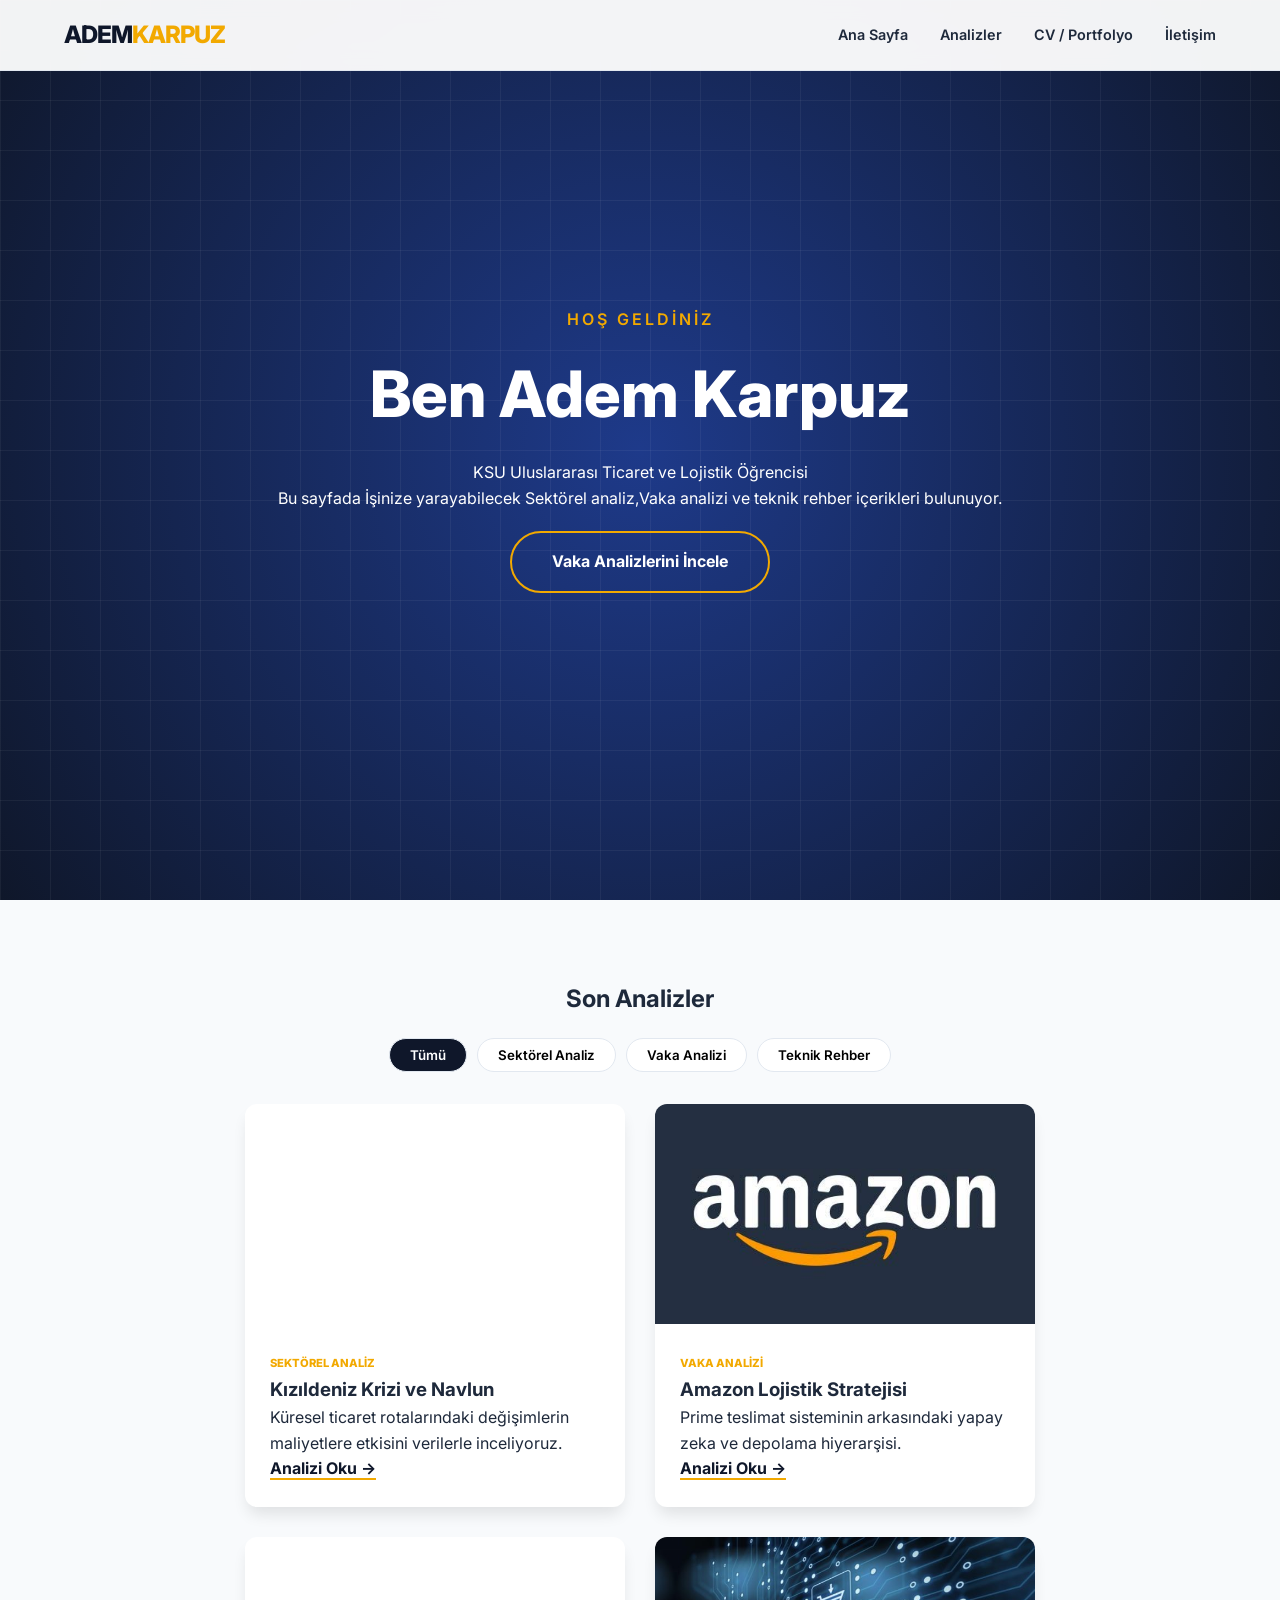
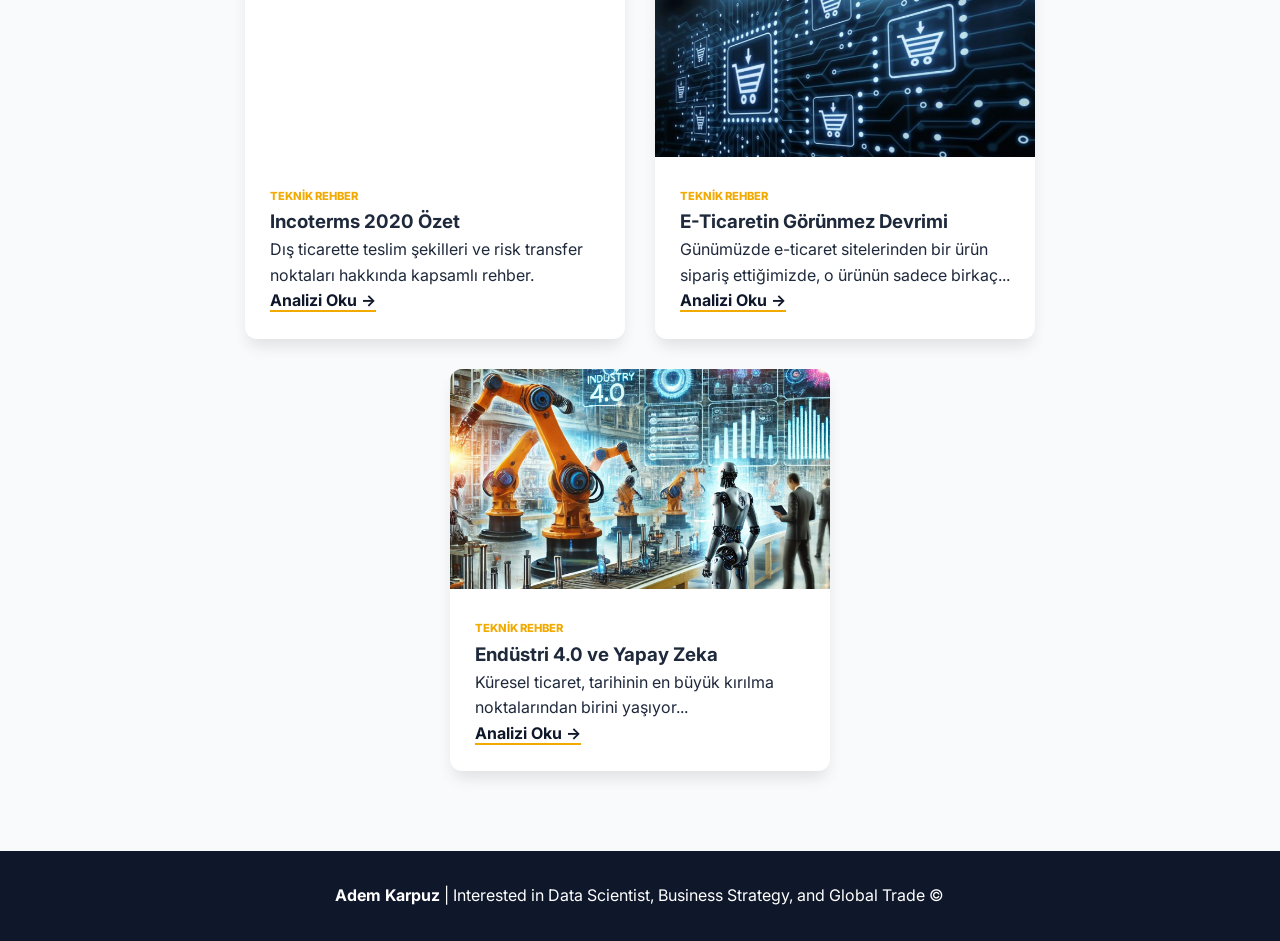
<file: index.html>
<!DOCTYPE html>
<html lang="tr">
<head>
    <meta charset="UTF-8">
    <meta name="viewport" content="width=device-width, initial-scale=1.0">
    <title>Adem Karpuz - Portfolyo & Blog</title>
    <link href="https://fonts.googleapis.com/css2?family=Inter:wght@300;400;600;800&display=swap" rel="stylesheet">
    <link rel="stylesheet" href="style.css">
</head>
<body>

    <nav>
        <div class="container">
            <a href="#" class="logo">ADEM<span>KARPUZ</span></a>
            <ul class="nav-links">
                <li><a href="#">Ana Sayfa</a></li>
                <li><a href="#blog">Analizler</a></li>
                <li><a href="cv.html">CV / Portfolyo</a></li>
                <li><a href="iletisim.html">İletişim</a></li>
            </ul>
        </div>
    </nav>

    <header class="hero">
        <div class="hero-content">
            <p class="welcome-tag">HOŞ GELDİNİZ</p>
            <h1>Ben Adem Karpuz</h1>
            <p>KSU Uluslararası Ticaret ve Lojistik Öğrencisi</p>
            <p>Bu sayfada İşinize yarayabilecek Sektörel analiz,Vaka analizi ve teknik rehber içerikleri bulunuyor.</p>
            <a href="#blog" class="cta-btn">Vaka Analizlerini İncele</a>
        </div>
    </header>

    <section class="container" id="blog">
        <div class="category-filter">
            <h2>Son Analizler</h2>
            <div class="filter-buttons">
                <button class="filter-btn active" data-filter="all">Tümü</button>
                <button class="filter-btn" data-filter="sektorel">Sektörel Analiz</button>
                <button class="filter-btn" data-filter="vaka">Vaka Analizi</button>
                <button class="filter-btn" data-filter="teknik">Teknik Rehber</button>
            </div>
        </div>
    </section>

    <section class="container post-section">
        <div class="post-grid" id="postGrid">
            
            <article class="post-card" data-category="sektorel">
                <div class="post-img" style="background-image: url('https://images.unsplash.com/photo-1586528116311-ad8dd3c8310d?auto=format&fit=crop&w=500&q=80');"></div>
                <div class="post-body">
                    <span class="tag">Sektörel Analiz</span>
                    <h3>Kızıldeniz Krizi ve Navlun</h3>
                    <p>Küresel ticaret rotalarındaki değişimlerin maliyetlere etkisini verilerle inceliyoruz.</p>
                    <a href="kizildeniz_krizi.html" class="read-more">Analizi Oku →</a>
                </div>
            </article>

            <article class="post-card" data-category="vaka">
                <div class="post-img" style="background-image: url(amazon.jpg);"></div>
                <div class="post-body">
                    <span class="tag">Vaka Analizi</span>
                    <h3>Amazon Lojistik Stratejisi</h3>
                    <p>Prime teslimat sisteminin arkasındaki yapay zeka ve depolama hiyerarşisi.</p>
                    <a href="amazon_lojistik_strateji.html" class="read-more">Analizi Oku →</a>
                </div>
            </article>

            <article class="post-card" data-category="teknik">
                <div class="post-img" style="background-image: url('https://images.unsplash.com/photo-1578575437130-527eed3abbec?auto=format&fit=crop&w=500&q=80');"></div>
                <div class="post-body">
                    <span class="tag">Teknik Rehber</span>
                    <h3>Incoterms 2020 Özet</h3>
                    <p>Dış ticarette teslim şekilleri ve risk transfer noktaları hakkında kapsamlı rehber.</p>
                    <a href="incoterms_2020.html" class="read-more">Analizi Oku →</a>
                </div>
            </article>

            <article class="post-card" data-category="teknik">
                <div class="post-img" style="background-image: url('eticaret.jpeg');"></div>
                <div class="post-body">
                    <span class="tag">Teknik Rehber</span>
                    <h3>E-Ticaretin Görünmez Devrimi</h3>
                    <p>Günümüzde e-ticaret sitelerinden bir ürün sipariş ettiğimizde, o ürünün sadece birkaç...</p>
                    <a href="eticaret.html" class="read-more">Analizi Oku →</a>
                </div>
            </article>

            <article class="post-card" data-category="teknik">
                <div class="post-img" style="background-image: url('endustriyapayzeka.png');"></div>
                <div class="post-body">
                    <span class="tag">Teknik Rehber</span>
                    <h3>Endüstri 4.0 ve Yapay Zeka</h3>
                    <p>Küresel ticaret, tarihinin en büyük kırılma noktalarından birini yaşıyor...</p>
                    <a href="endüstri_4_yapay_zeka.html" class="read-more">Analizi Oku →</a>
                </div>
            </article>
        </div>
    </section>

    <footer>
        <div class="container">
            <p><strong>Adem Karpuz</strong> | Interested in Data Scientist, Business Strategy, and Global Trade &copy; </p>
        </div>
    </footer>

    <script src="script.js"></script>
</body>
</html>
</file>
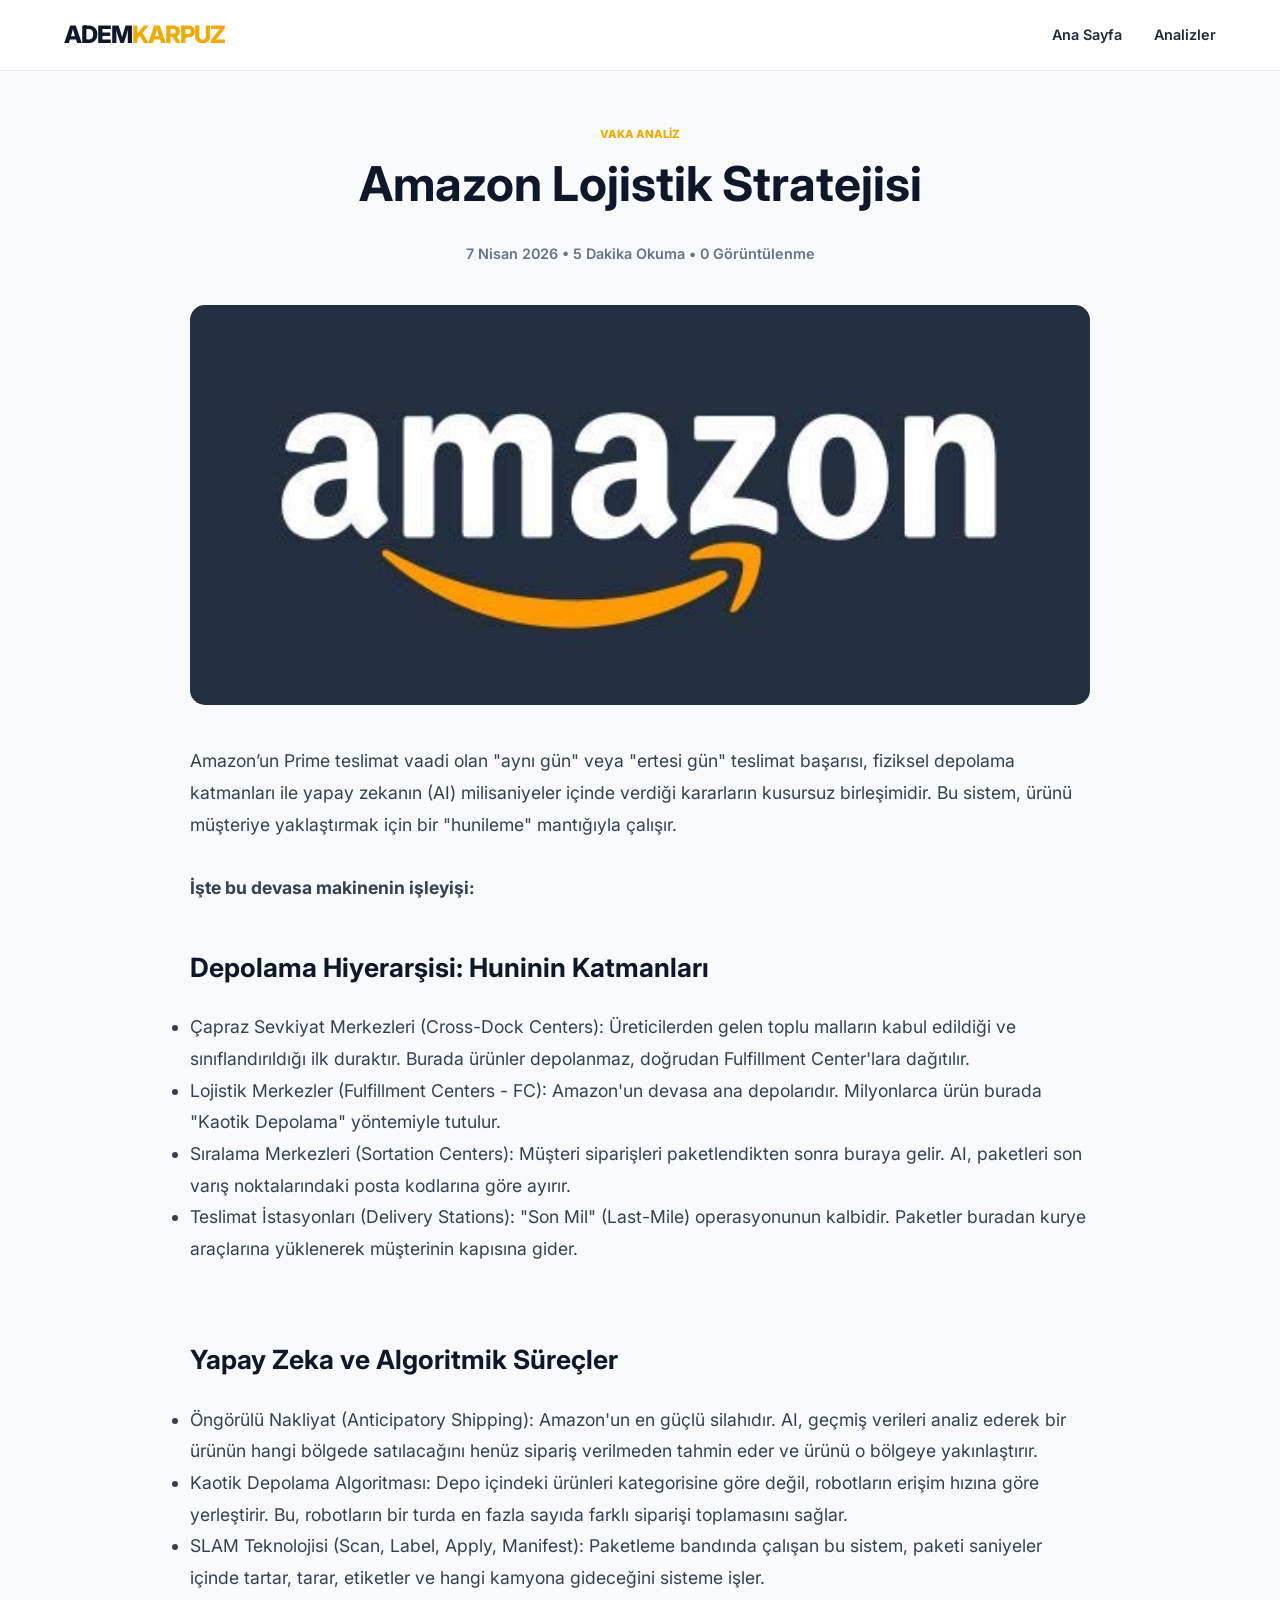
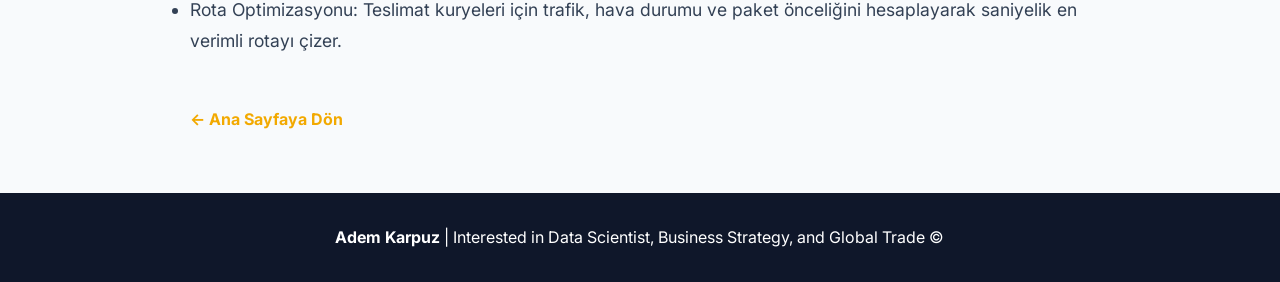
<file: amazon_lojistik_strateji.html>
<!DOCTYPE html>
<html lang="tr">
<head>
    <meta charset="UTF-8">
    <meta name="viewport" content="width=device-width, initial-scale=1.0">
    <title>Amazon Lojistik Stratejisi | ADEMKARPUZ</title>
    <link href="https://fonts.googleapis.com/css2?family=Inter:wght@300;400;600;800&display=swap" rel="stylesheet">
    <link rel="stylesheet" href="style.css"> <style>
        .post-content-area { padding: 120px 0 60px; max-width: 900px; margin: 0 auto; }
        .post-header { margin-bottom: 40px; text-align: center; }
        .post-header h1 { font-size: 3rem; color: var(--primary); margin-bottom: 20px; }
        .meta-info { color: var(--text-muted); font-weight: 600; font-size: 0.9rem; }
        .main-article { font-size: 1.1rem; line-height: 1.8; color: #334155; }
        .main-article h2 { margin: 40px 0 20px; color: var(--primary); }
        .back-btn { display: inline-block; margin-top: 50px; text-decoration: none; color: var(--accent); font-weight: 700; }
        .featured-image { width: 100%; height: 400px; border-radius: 15px; background-size: cover; background-position: center; margin-bottom: 40px; }
    </style>
</head>
<body>

    <nav>
        <div class="container">
            <a href="index.html" class="logo">ADEM<span>KARPUZ</span></a>
            <ul class="nav-links">
                <li><a href="index.html">Ana Sayfa</a></li>
                <li><a href="index.html#blog">Analizler</a></li>
            </ul>
        </div>
    </nav>

    <article class="container post-content-area">
        <div class="post-header">
            <span class="tag">Vaka Analiz</span>
            <h1>Amazon Lojistik Stratejisi</h1>
            <div class="meta-info">
                 7 Nisan 2026 • 5 Dakika Okuma • <i class="fas fa-eye"></i> <span id="view-count">0</span> Görüntülenme
            </div>
        </div>

        <div class="featured-image" style="background-image: url('amazon.jpg');"></div>

        <div class="main-article">
            <p>Amazon’un Prime teslimat vaadi olan "aynı gün" veya "ertesi gün" teslimat başarısı, fiziksel depolama katmanları ile yapay zekanın (AI) milisaniyeler içinde verdiği kararların kusursuz birleşimidir. Bu sistem, ürünü müşteriye yaklaştırmak için bir "hunileme" mantığıyla çalışır.</p>            
            <br>
            <strong>İşte bu devasa makinenin işleyişi:</strong>
            <h2>Depolama Hiyerarşisi: Huninin Katmanları</h2>
            <ul>
                <li>Çapraz Sevkiyat Merkezleri (Cross-Dock Centers): Üreticilerden gelen toplu malların kabul edildiği ve sınıflandırıldığı ilk duraktır. Burada ürünler depolanmaz, doğrudan Fulfillment Center'lara dağıtılır.</li>
                <li>Lojistik Merkezler (Fulfillment Centers - FC): Amazon'un devasa ana depolarıdır. Milyonlarca ürün burada "Kaotik Depolama" yöntemiyle tutulur.</li>
                <li>Sıralama Merkezleri (Sortation Centers): Müşteri siparişleri paketlendikten sonra buraya gelir. AI, paketleri son varış noktalarındaki posta kodlarına göre ayırır.</li>
                <li>Teslimat İstasyonları (Delivery Stations): "Son Mil" (Last-Mile) operasyonunun kalbidir. Paketler buradan kurye araçlarına yüklenerek müşterinin kapısına gider.</li>
            </ul>
            <br>
            <h2>
                Yapay Zeka ve Algoritmik Süreçler
            </h2>
            <ul>
                <li>Öngörülü Nakliyat (Anticipatory Shipping): Amazon'un en güçlü silahıdır. AI, geçmiş verileri analiz ederek bir ürünün hangi bölgede satılacağını henüz sipariş verilmeden tahmin eder ve ürünü o bölgeye yakınlaştırır.</li>
                <li>Kaotik Depolama Algoritması: Depo içindeki ürünleri kategorisine göre değil, robotların erişim hızına göre yerleştirir. Bu, robotların bir turda en fazla sayıda farklı siparişi toplamasını sağlar.</li>
                <li>SLAM Teknolojisi (Scan, Label, Apply, Manifest): Paketleme bandında çalışan bu sistem, paketi saniyeler içinde tartar, tarar, etiketler ve hangi kamyona gideceğini sisteme işler.</li>
                <li>Rota Optimizasyonu: Teslimat kuryeleri için trafik, hava durumu ve paket önceliğini hesaplayarak saniyelik en verimli rotayı çizer.</li>
            </ul>          
            <blockquote>
            </blockquote>
        </div>

        <a href="index.html" class="back-btn">← Ana Sayfaya Dön</a>
    </article>

    <footer>
        <div class="container">
            <p><strong>Adem Karpuz</strong> | Interested in Data Scientist, Business Strategy, and Global Trade &copy; </p>
        </div>
    </footer>

</body>
</html>
</file>
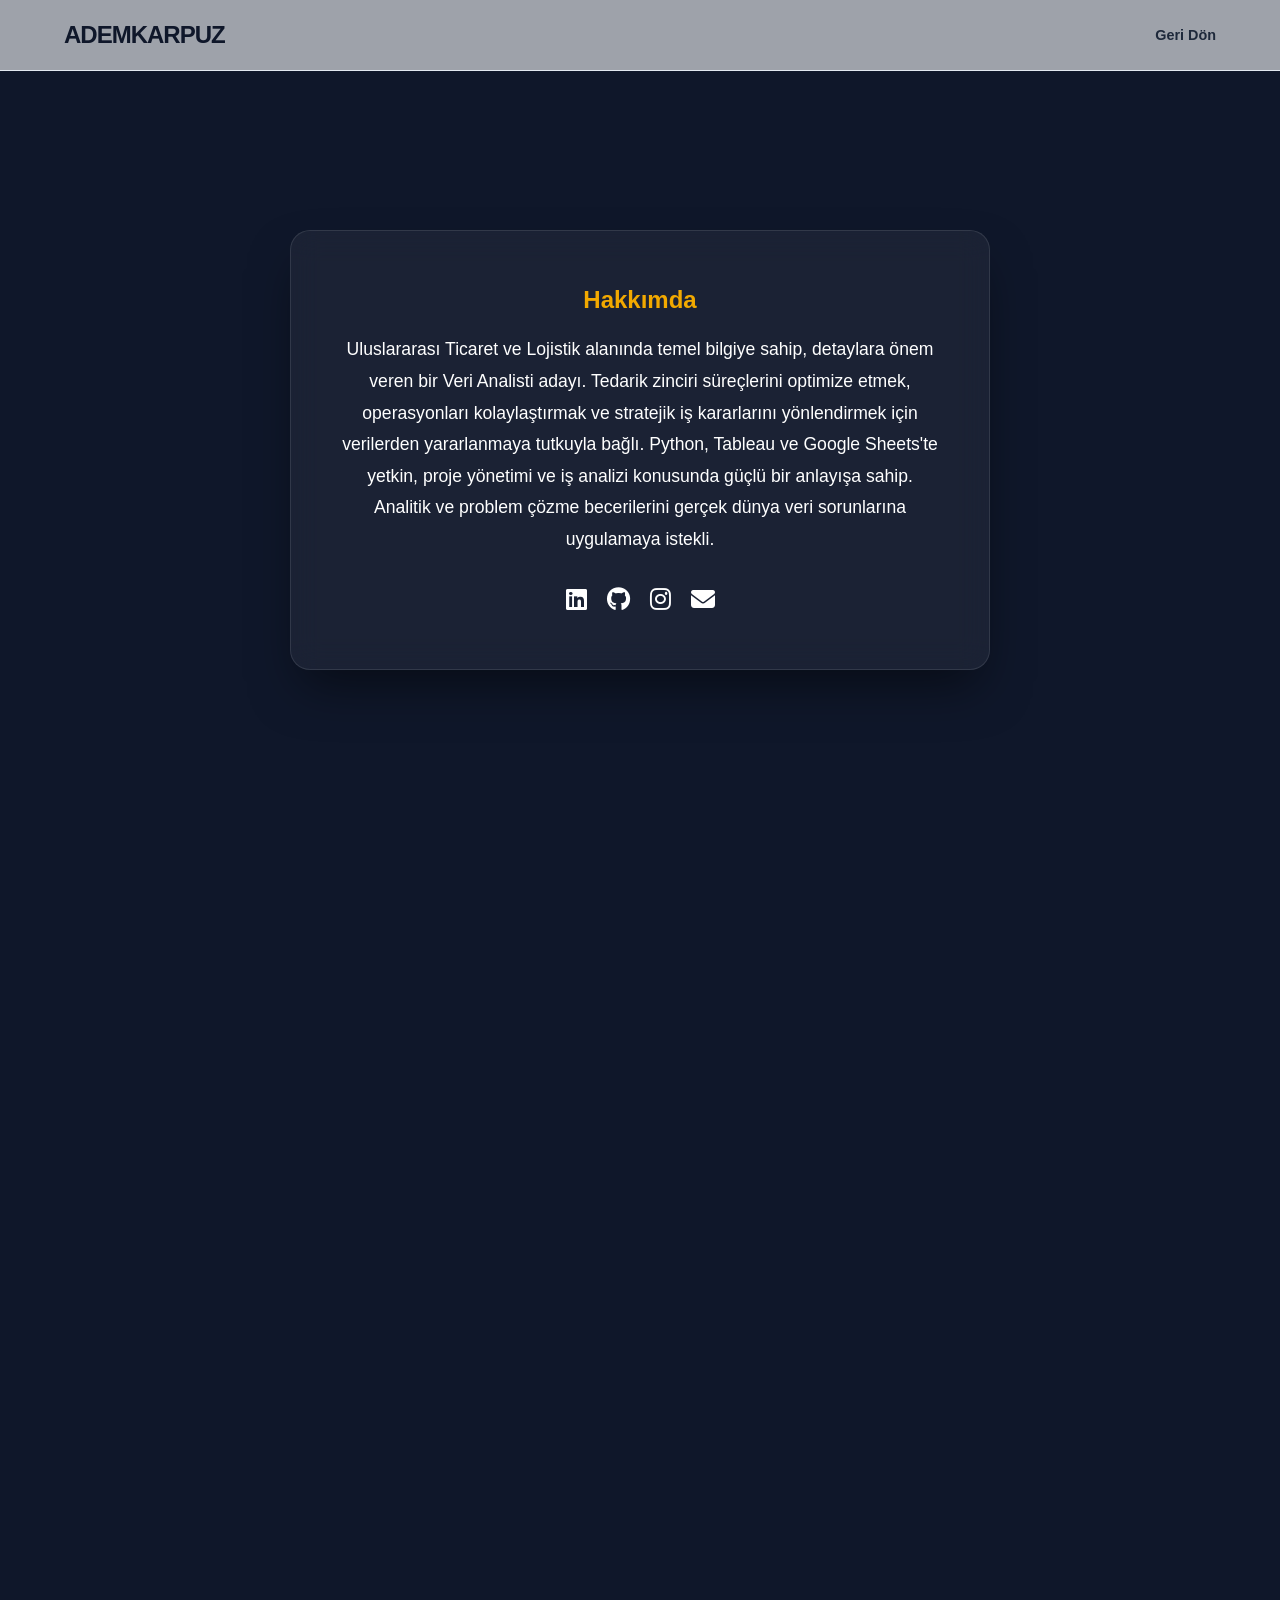
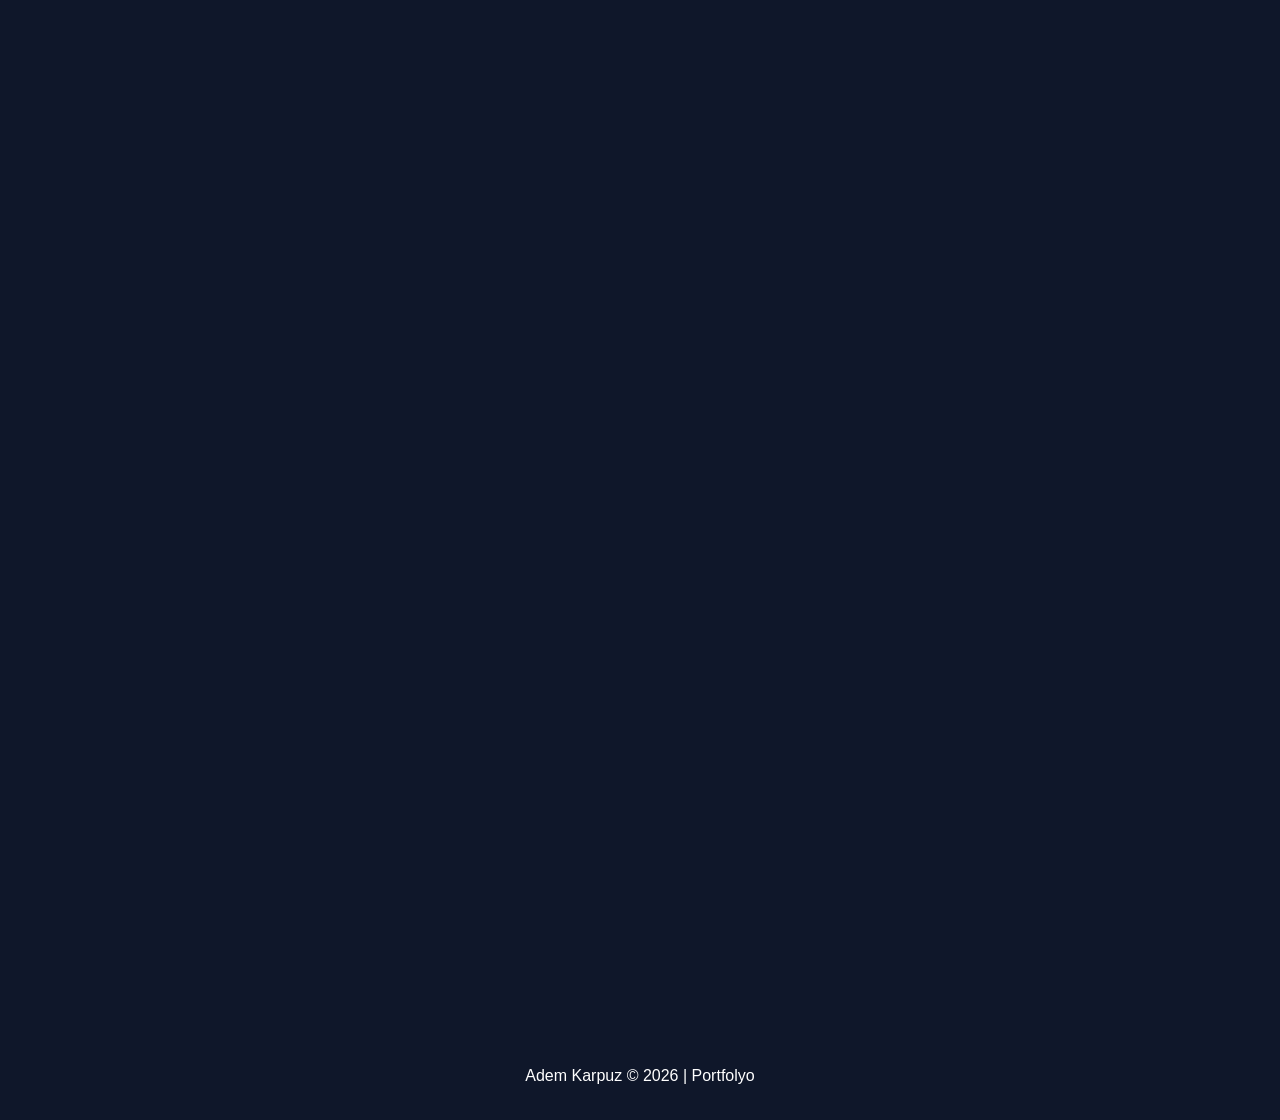
<file: cv.html>
<!DOCTYPE html>
<html lang="tr">
<head>
    <meta charset="UTF-8">
    <meta name="viewport" content="width=device-width, initial-scale=1.0">
    <title>CV & Portfolyo | Adem Karpuz</title>
    <link href="https://unpkg.com/aos@2.3.1/dist/aos.css" rel="stylesheet">
    <link rel="stylesheet" href="https://cdnjs.cloudflare.com/ajax/libs/font-awesome/6.4.0/css/all.min.css">
    <link rel="stylesheet" href="style.css">
    <style>
        /* CV Sayfasına Özel Ek Stiller */
        body { background: #0f172a; color: white; overflow-x: hidden; }
        
        .cv-hero {
            height: 100vh;
            display: flex;
            justify-content: center;
            align-items: center;
            perspective: 1000px;
        }

        /* Haraketli Hakkımda Kutusu */
        .about-box {
            background: rgba(255, 255, 255, 0.05);
            backdrop-filter: blur(15px);
            padding: 50px;
            border-radius: 20px;
            border: 1px solid rgba(255, 255, 255, 0.1);
            text-align: center;
            max-width: 700px;
            animation: slowFloat 8s infinite ease-in-out; /* Sağa sola yavaş hareket */
            box-shadow: 0 25px 50px -12px rgba(0, 0, 0, 0.5);
        }

        @keyframes slowFloat {
            0%, 100% { transform: translateX(0) translateY(0); }
            25% { transform: translateX(20px) translateY(-10px); }
            75% { transform: translateX(-20px) translateY(10px); }
        }

        .social-icons {
            margin-top: 25px;
            display: flex;
            justify-content: center;
            gap: 20px;
        }

        .social-icons a {
            color: white;
            font-size: 1.5rem;
            transition: 0.3s;
        }

        .social-icons a:hover { color: var(--accent); transform: translateY(-5px); }

        /* Sertifika ve Yetenekler Alanı */
        .cv-section { padding: 100px 0; }
        .grid-layout {
            display: grid;
            grid-template-columns: repeat(auto-fit, minmax(500px, 1fr));
            gap: 30px;
            margin-top: 40px;
        }

        .skill-tag {
            background: var(--accent);
            color: var(--primary);
            padding: 8px 15px;
            border-radius: 50px;
            font-weight: 700;
            display: inline-block;
            margin: 5px;
        }
    </style>
</head>
<body>

    <nav style="background: rgba(175, 178, 184, 0.9);">
        <div class="container">
            <a href="index.html" class="logo">ADEMKARPUZ<span></span></a>
            <ul class="nav-links">
                <li><a href="index.html">Geri Dön</a></li>
            </ul>
        </div>
    </nav>

    <section class="cv-hero">
        <div class="about-box">
            <h2 style="color: var(--accent); margin-bottom: 15px;">Hakkımda</h2>
            <p style="font-size: 1.1rem; line-height: 1.8;">
                Uluslararası Ticaret ve Lojistik alanında temel bilgiye sahip, detaylara önem veren bir Veri Analisti adayı. Tedarik zinciri süreçlerini optimize etmek, operasyonları kolaylaştırmak ve stratejik iş kararlarını yönlendirmek için verilerden yararlanmaya tutkuyla bağlı. Python, Tableau ve Google Sheets'te yetkin, proje yönetimi ve iş analizi konusunda güçlü bir anlayışa sahip. Analitik ve problem çözme becerilerini gerçek dünya veri sorunlarına uygulamaya istekli.
            </p>
            <div class="social-icons">
                <a href="https://www.linkedin.com/in/ademkzj/"><i class="fab fa-linkedin"></i></a>
                <a href="https://github.com/Ademnj"><i class="fab fa-github"></i></a>
                <a href="https://www.instagram.com/ademkzj/"><i class="fab fa-instagram"></i></a>
                <a href="#"><i class="fas fa-envelope"></i></a>
            </div>
        </div>
    </section>
    <section class="container cv-section">
        <h2 data-aos="fade-up">Eğitim</h2>
        <div class="grid-layout">
            <div class="post-card" style="background: #1e293b;" data-aos="zoom-in-up">
                <div class="post-body">
                    <h3 style="color:white">Kahramanmaraş Sütçü İmam Üniversitesi&nbsp;&nbsp;&nbsp;&nbsp;&nbsp;&nbsp;&nbsp;&nbsp;&nbsp;&nbsp;&nbsp;&nbsp;&nbsp;&nbsp;&nbsp;&nbsp;&nbsp;&nbsp;&nbsp;&nbsp;&nbsp;&nbsp;&nbsp;&nbsp;&nbsp;&nbsp;&nbsp;&nbsp;&nbsp;&nbsp;&nbsp;&nbsp;&nbsp;&nbsp;&nbsp;&nbsp;&nbsp;&nbsp;&nbsp;&nbsp;&nbsp;&nbsp;&nbsp;&nbsp;&nbsp;&nbsp;&nbsp;&nbsp;&nbsp;&nbsp;&nbsp;&nbsp;&nbsp;&nbsp;&nbsp;&nbsp;&nbsp;&nbsp;&nbsp;&nbsp;&nbsp;&nbsp;&nbsp;&nbsp;&nbsp;&nbsp;&nbsp;&nbsp;&nbsp;&nbsp;&nbsp;&nbsp;&nbsp;&nbsp;&nbsp;&nbsp;&nbsp;&nbsp;&nbsp;&nbsp;&nbsp;&nbsp;&nbsp;&nbsp;&nbsp;&nbsp;&nbsp;&nbsp;&nbsp;&nbsp;&nbsp;&nbsp;&nbsp;&nbsp;&nbsp;&nbsp;&nbsp;&nbsp;&nbsp;&nbsp;&nbsp;&nbsp;&nbsp;&nbsp;&nbsp;&nbsp;&nbsp;&nbsp;&nbsp;&nbsp;&nbsp;&nbsp;&nbsp;&nbsp;&nbsp;&nbsp;&nbsp;&nbsp;&nbsp;&nbsp;&nbsp;&nbsp;&nbsp;&nbsp;&nbsp;&nbsp;&nbsp;&nbsp;&nbsp;&nbsp;&nbsp;&nbsp;&nbsp;&nbsp;2022 - Devam Ediyor</h3>
                    <p>Uluslararası Ticaret Ve Lojistik</p>
                </div>
            </div>
        </div>
    </section>
    <section class="container cv-section">
        <h2 data-aos="fade-up">Sertifikalar</h2>
        <div class="grid-layout">
            <div class="post-card" style="background: #1e293b;" data-aos="zoom-in-up">
                <div class="post-body">
                    <h3 style="color:white">Career Essentials in Data Analysis</h3>
                    <p>Microsoft</p>
                    <div class="skill-tag">Veri Analizi</div>

                </div>
            </div>
            <div class="post-card" style="background: #1e293b;" data-aos="zoom-in-up" data-aos-delay="200">
                <div class="post-body">
                    <h3 style="color:white">Business Analysis & Process Management</h3>
                    <p>Coursera</p>
                    <div class="skill-tag">İş Analizi</div><div class="skill-tag">Süreç Yönetimi</div>


                </div>
            </div>
            <div class="post-card" style="background: #1e293b;" data-aos="zoom-in-up">
                <div class="post-body">
                    <h3 style="color:white">Business Analysis Foundations</h3>
                    <p>International Institute of Business Analysis™ (IIBA®)</p>
                    <div class="skill-tag">İş Analizi</div>
                </div>
            </div>
            <div class="post-card" style="background: #1e293b;" data-aos="zoom-in-up">
                <div class="post-body">
                    <h3 style="color:white">Project Management Foundations</h3>
                    <p>LinkedIn</p>
                    <div class="skill-tag">Proje Yönetimi</div>
                </div>
            </div>
            <div class="post-card" style="background: #1e293b;" data-aos="zoom-in-up">
                <div class="post-body">
                    <h3 style="color:white">Basics of Project Management</h3>
                    <p>International Business Management Institute (IBMI)</p>
                    <div class="skill-tag">Proje Yönetimi</div>
                </div>
            </div>
            <div class="post-card" style="background: #1e293b;" data-aos="zoom-in-up">
                <div class="post-body">
                    <h3 style="color:white">PCAP – Programming Essentials in Python</h3>
                    <p>Cisco Networking Academy</p>
                    <div class="skill-tag">Python (Programlama Dili)</div>
                </div>
            </div>
            <div class="post-card" style="background: #1e293b;" data-aos="zoom-in-up">
                <div class="post-body">
                    <h3 style="color:white">Girişimcilikte Sunum Teknikleri ve İletişim Yönetimi</h3>
                    <p>BTK Akademi</p>
                </div>
            </div>
        </div>
    </section>

    <section class="container cv-section">
        <h2 data-aos="fade-right">Teknik Yetenekler</h2>
        <div style="margin-top:30px;" data-aos="fade-left">
            <div class="skill-tag">SQL</div>
            <div class="skill-tag">Python (Programlama Dili)</div>
            <div class="skill-tag">İleri Excel</div>
            <div class="skill-tag">Tableau / PowerBI</div>
            <div class="skill-tag">Google Sheets</div>
            <div class="skill-tag">İngilizce (A2)</div>
            <div class="skill-tag">Proje Yönetimi</div>
            <div class="skill-tag">Temel (HTML-CSS)</div>

            <div class="skill-tag">C (Programlama Dili)</div>
        </div>
    </section>

    <footer>
        <div class="container">
            <p>Adem Karpuz &copy; 2026 | Portfolyo</p>
        </div>
    </footer>

    <script src="https://unpkg.com/aos@2.3.1/dist/aos.js"></script>
    <script>
        // AOS kütüphanesini başlatıyoruz
        AOS.init({
            duration: 1000, // Animasyon süresi (1 saniye)
            once: false,    // Yukarı kaydırınca tekrar çalışsın mı?
            offset: 200     // Görünmeden ne kadar önce başlasın
        });
    </script>
</body>
</html>
</file>
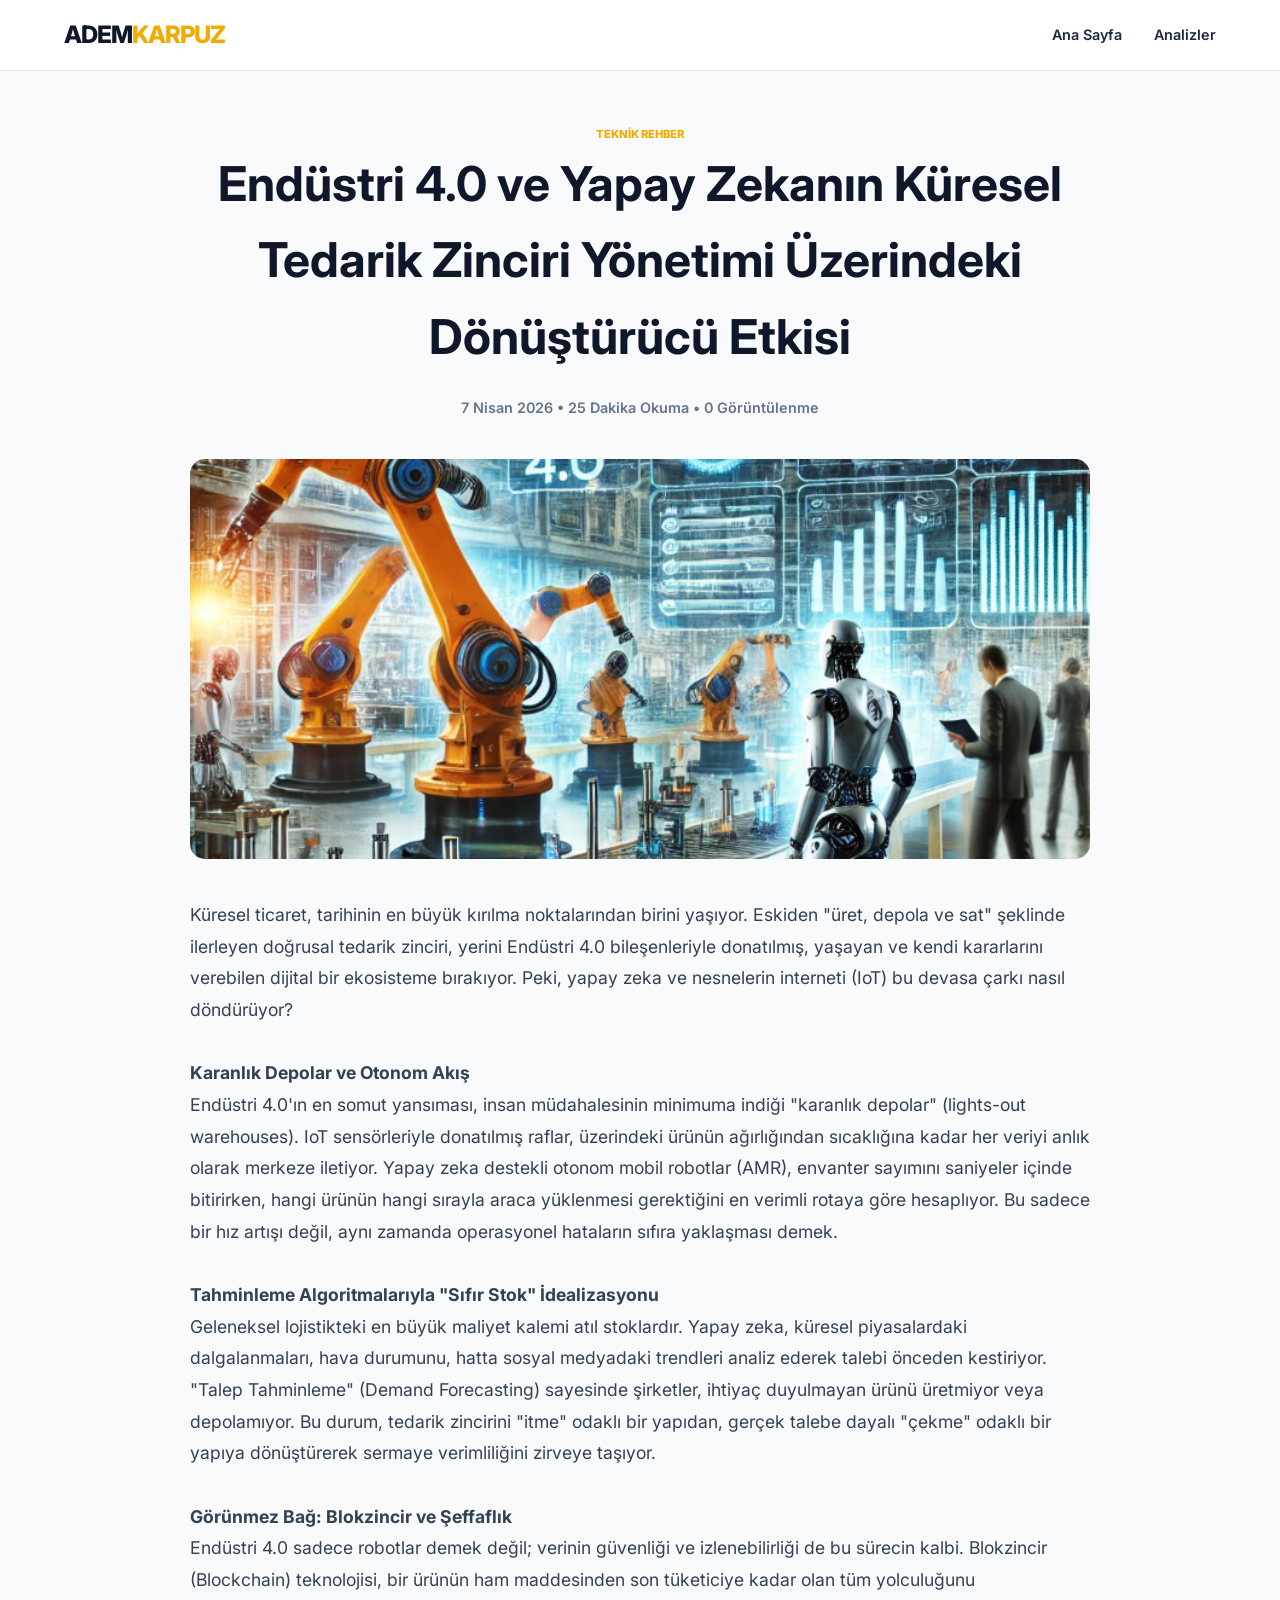
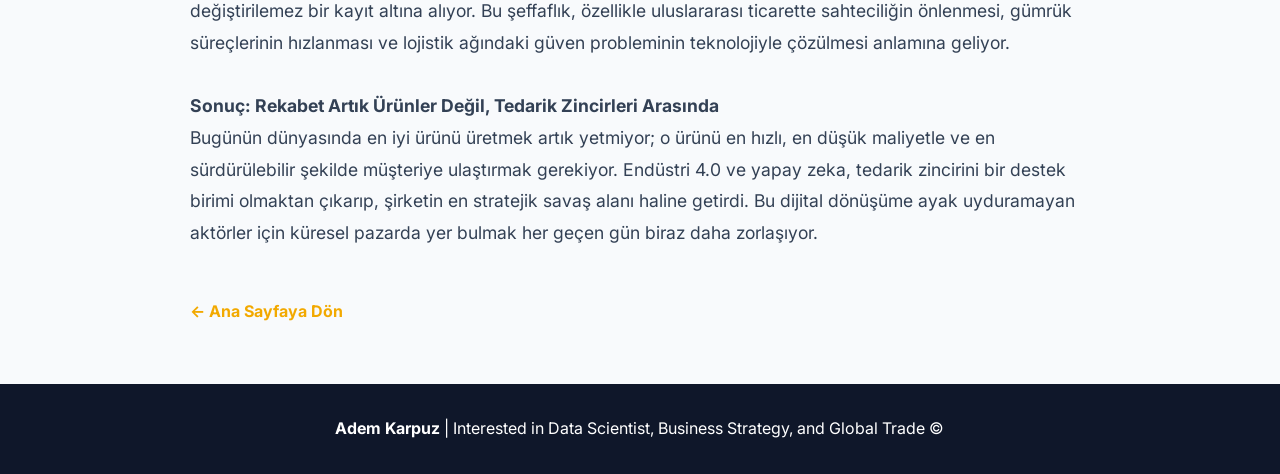
<file: endüstri_4_yapay_zeka.html>
<!DOCTYPE html>
<html lang="tr">
<head>
    <meta charset="UTF-8">
    <meta name="viewport" content="width=device-width, initial-scale=1.0">
    <title>Endüstri 4.0 ve Yapay Zeka | ADEMKARPUZ</title>
    <link href="https://fonts.googleapis.com/css2?family=Inter:wght@300;400;600;800&display=swap" rel="stylesheet">
    <link rel="stylesheet" href="style.css"> <style>
        .post-content-area { padding: 120px 0 60px; max-width: 900px; margin: 0 auto; }
        .post-header { margin-bottom: 40px; text-align: center; }
        .post-header h1 { font-size: 3rem; color: var(--primary); margin-bottom: 20px; }
        .meta-info { color: var(--text-muted); font-weight: 600; font-size: 0.9rem; }
        .main-article { font-size: 1.1rem; line-height: 1.8; color: #334155; }
        .main-article h2 { margin: 40px 0 20px; color: var(--primary); }
        .back-btn { display: inline-block; margin-top: 50px; text-decoration: none; color: var(--accent); font-weight: 700; }
        .featured-image { width: 100%; height: 400px; border-radius: 15px; background-size: cover; background-position: center; margin-bottom: 40px; }
    </style>
</head>
<body>

    <nav>
        <div class="container">
            <a href="index.html" class="logo">ADEM<span>KARPUZ</span></a>
            <ul class="nav-links">
                <li><a href="index.html">Ana Sayfa</a></li>
                <li><a href="index.html#blog">Analizler</a></li>
            </ul>
        </div>
    </nav>

    <article class="container post-content-area">
        <div class="post-header">
            <span class="tag">Teknik Rehber</span>
            <h1>Endüstri 4.0 ve Yapay Zekanın Küresel Tedarik Zinciri Yönetimi Üzerindeki Dönüştürücü Etkisi</h1>
            <div class="meta-info">
                 7 Nisan 2026 • 25 Dakika Okuma • <i class="fas fa-eye"></i> <span id="view-count">0</span> Görüntülenme
            </div>
        </div>

        <div class="featured-image" style="background-image: url('endustriyapayzeka.png');"></div>

        <div class="main-article">
            <p>
Küresel ticaret, tarihinin en büyük kırılma noktalarından birini yaşıyor. Eskiden "üret, depola ve sat" şeklinde ilerleyen doğrusal tedarik zinciri, yerini Endüstri 4.0 bileşenleriyle donatılmış, yaşayan ve kendi kararlarını verebilen dijital bir ekosisteme bırakıyor. Peki, yapay zeka ve nesnelerin interneti (IoT) bu devasa çarkı nasıl döndürüyor?</p>            <br>
            <strong>Karanlık Depolar ve Otonom Akış</strong>
            <br>
            <p>Endüstri 4.0'ın en somut yansıması, insan müdahalesinin minimuma indiği "karanlık depolar" (lights-out warehouses). IoT sensörleriyle donatılmış raflar, üzerindeki ürünün ağırlığından sıcaklığına kadar her veriyi anlık olarak merkeze iletiyor. Yapay zeka destekli otonom mobil robotlar (AMR), envanter sayımını saniyeler içinde bitirirken, hangi ürünün hangi sırayla araca yüklenmesi gerektiğini en verimli rotaya göre hesaplıyor. Bu sadece bir hız artışı değil, aynı zamanda operasyonel hataların sıfıra yaklaşması demek.</p>
            <br>
            <strong>Tahminleme Algoritmalarıyla "Sıfır Stok" İdealizasyonu</strong>
            <p>Geleneksel lojistikteki en büyük maliyet kalemi atıl stoklardır. Yapay zeka, küresel piyasalardaki dalgalanmaları, hava durumunu, hatta sosyal medyadaki trendleri analiz ederek talebi önceden kestiriyor. "Talep Tahminleme" (Demand Forecasting) sayesinde şirketler, ihtiyaç duyulmayan ürünü üretmiyor veya depolamıyor. Bu durum, tedarik zincirini "itme" odaklı bir yapıdan, gerçek talebe dayalı "çekme" odaklı bir yapıya dönüştürerek sermaye verimliliğini zirveye taşıyor.</p>
            <br>
            <strong>Görünmez Bağ: Blokzincir ve Şeffaflık</strong>
            <p>Endüstri 4.0 sadece robotlar demek değil; verinin güvenliği ve izlenebilirliği de bu sürecin kalbi. Blokzincir (Blockchain) teknolojisi, bir ürünün ham maddesinden son tüketiciye kadar olan tüm yolculuğunu değiştirilemez bir kayıt altına alıyor. Bu şeffaflık, özellikle uluslararası ticarette sahteciliğin önlenmesi, gümrük süreçlerinin hızlanması ve lojistik ağındaki güven probleminin teknolojiyle çözülmesi anlamına geliyor.</p>
            <br>
            <strong>Sonuç: Rekabet Artık Ürünler Değil, Tedarik Zincirleri Arasında</strong>
            <p>Bugünün dünyasında en iyi ürünü üretmek artık yetmiyor; o ürünü en hızlı, en düşük maliyetle ve en sürdürülebilir şekilde müşteriye ulaştırmak gerekiyor. Endüstri 4.0 ve yapay zeka, tedarik zincirini bir destek birimi olmaktan çıkarıp, şirketin en stratejik savaş alanı haline getirdi. Bu dijital dönüşüme ayak uyduramayan aktörler için küresel pazarda yer bulmak her geçen gün biraz daha zorlaşıyor.</p>
        </div>

        <a href="index.html" class="back-btn">← Ana Sayfaya Dön</a>
    </article>

    <footer>
        <div class="container">
            <p><strong>Adem Karpuz</strong> | Interested in Data Scientist, Business Strategy, and Global Trade &copy; </p>
        </div>
    </footer>

</body>
</html>
</file>
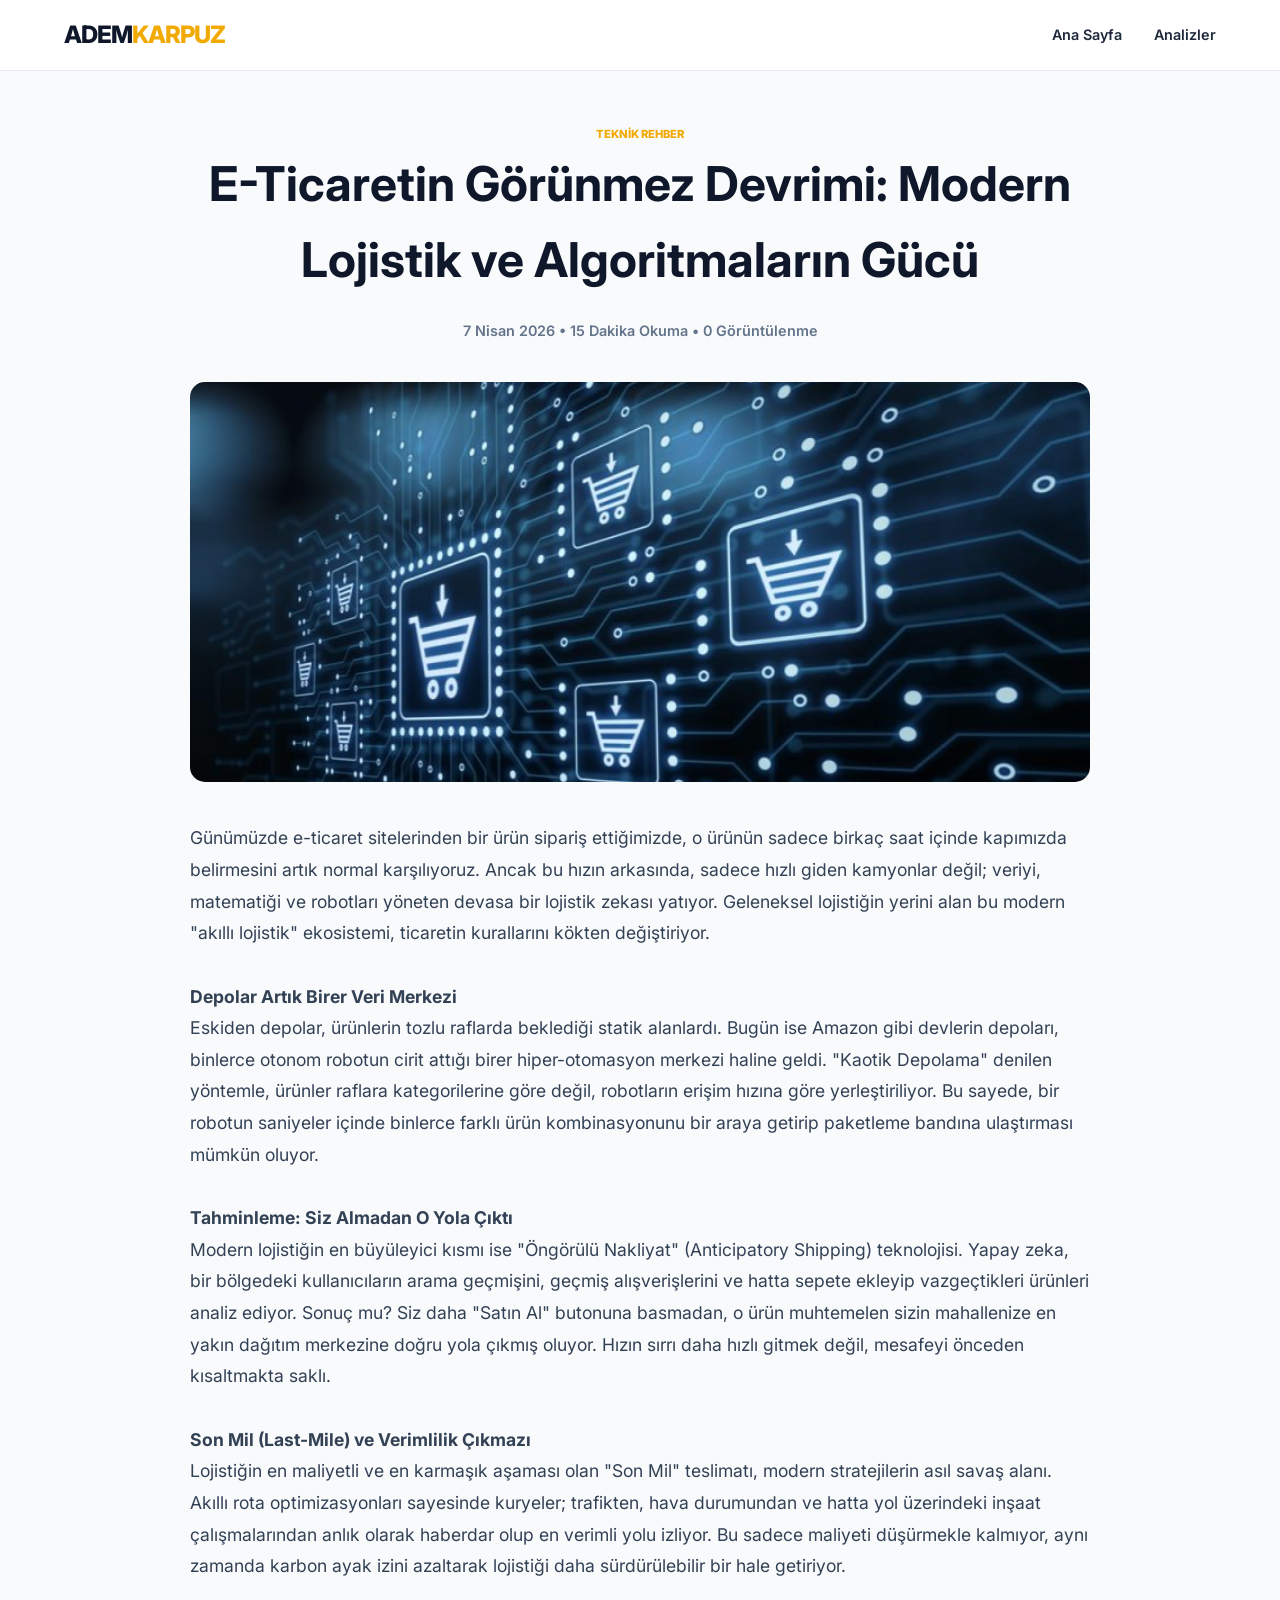
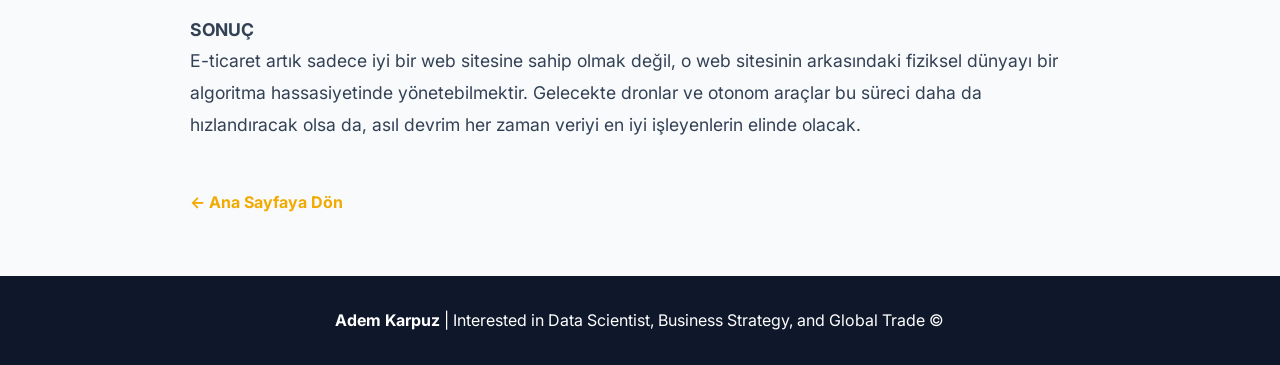
<file: eticaret.html>
<!DOCTYPE html>
<html lang="tr">
<head>
    <meta charset="UTF-8">
    <meta name="viewport" content="width=device-width, initial-scale=1.0">
    <title>Kızıldeniz Krizi Analizi | ADEMKARPUZ</title>
    <link href="https://fonts.googleapis.com/css2?family=Inter:wght@300;400;600;800&display=swap" rel="stylesheet">
    <link rel="stylesheet" href="style.css"> <style>
        .post-content-area { padding: 120px 0 60px; max-width: 900px; margin: 0 auto; }
        .post-header { margin-bottom: 40px; text-align: center; }
        .post-header h1 { font-size: 3rem; color: var(--primary); margin-bottom: 20px; }
        .meta-info { color: var(--text-muted); font-weight: 600; font-size: 0.9rem; }
        .main-article { font-size: 1.1rem; line-height: 1.8; color: #334155; }
        .main-article h2 { margin: 40px 0 20px; color: var(--primary); }
        .back-btn { display: inline-block; margin-top: 50px; text-decoration: none; color: var(--accent); font-weight: 700; }
        .featured-image { width: 100%; height: 400px; border-radius: 15px; background-size: cover; background-position: center; margin-bottom: 40px; }
    </style>
</head>
<body>

    <nav>
        <div class="container">
            <a href="index.html" class="logo">ADEM<span>KARPUZ</span></a>
            <ul class="nav-links">
                <li><a href="index.html">Ana Sayfa</a></li>
                <li><a href="index.html#blog">Analizler</a></li>
            </ul>
        </div>
    </nav>

    <article class="container post-content-area">
        <div class="post-header">
            <span class="tag">Teknik Rehber</span>
            <h1>E-Ticaretin Görünmez Devrimi: Modern Lojistik ve Algoritmaların Gücü</h1>
            <div class="meta-info">
                 7 Nisan 2026 • 15 Dakika Okuma • <i class="fas fa-eye"></i> <span id="view-count">0</span> Görüntülenme
            </div>
        </div>

        <div class="featured-image" style="background-image: url('eticaret.jpeg');"></div>

        <div class="main-article">
            <p>
Günümüzde e-ticaret sitelerinden bir ürün sipariş ettiğimizde, o ürünün sadece birkaç saat içinde kapımızda belirmesini artık normal karşılıyoruz. Ancak bu hızın arkasında, sadece hızlı giden kamyonlar değil; veriyi, matematiği ve robotları yöneten devasa bir lojistik zekası yatıyor. Geleneksel lojistiğin yerini alan bu modern "akıllı lojistik" ekosistemi, ticaretin kurallarını kökten değiştiriyor.            </p>
            <br>
            <strong>Depolar Artık Birer Veri Merkezi</strong>
            <br>
            <p>Eskiden depolar, ürünlerin tozlu raflarda beklediği statik alanlardı. Bugün ise Amazon gibi devlerin depoları, binlerce otonom robotun cirit attığı birer hiper-otomasyon merkezi haline geldi. "Kaotik Depolama" denilen yöntemle, ürünler raflara kategorilerine göre değil, robotların erişim hızına göre yerleştiriliyor. Bu sayede, bir robotun saniyeler içinde binlerce farklı ürün kombinasyonunu bir araya getirip paketleme bandına ulaştırması mümkün oluyor.            </p>
            <br>
            <strong>Tahminleme: Siz Almadan O Yola Çıktı</strong>
            <p>Modern lojistiğin en büyüleyici kısmı ise "Öngörülü Nakliyat" (Anticipatory Shipping) teknolojisi. Yapay zeka, bir bölgedeki kullanıcıların arama geçmişini, geçmiş alışverişlerini ve hatta sepete ekleyip vazgeçtikleri ürünleri analiz ediyor. Sonuç mu? Siz daha "Satın Al" butonuna basmadan, o ürün muhtemelen sizin mahallenize en yakın dağıtım merkezine doğru yola çıkmış oluyor. Hızın sırrı daha hızlı gitmek değil, mesafeyi önceden kısaltmakta saklı.</p>
            <br>
            <strong>Son Mil (Last-Mile) ve Verimlilik Çıkmazı</strong>
            <p>Lojistiğin en maliyetli ve en karmaşık aşaması olan "Son Mil" teslimatı, modern stratejilerin asıl savaş alanı. Akıllı rota optimizasyonları sayesinde kuryeler; trafikten, hava durumundan ve hatta yol üzerindeki inşaat çalışmalarından anlık olarak haberdar olup en verimli yolu izliyor. Bu sadece maliyeti düşürmekle kalmıyor, aynı zamanda karbon ayak izini azaltarak lojistiği daha sürdürülebilir bir hale getiriyor.</p>
            <br>
            <strong>SONUÇ</strong>
            <p>E-ticaret artık sadece iyi bir web sitesine sahip olmak değil, o web sitesinin arkasındaki fiziksel dünyayı bir algoritma hassasiyetinde yönetebilmektir. Gelecekte dronlar ve otonom araçlar bu süreci daha da hızlandıracak olsa da, asıl devrim her zaman veriyi en iyi işleyenlerin elinde olacak.</p>
        </div>

        <a href="index.html" class="back-btn">← Ana Sayfaya Dön</a>
    </article>

    <footer>
        <div class="container">
            <p><strong>Adem Karpuz</strong> | Interested in Data Scientist, Business Strategy, and Global Trade &copy; </p>
        </div>
    </footer>

</body>
</html>
</file>
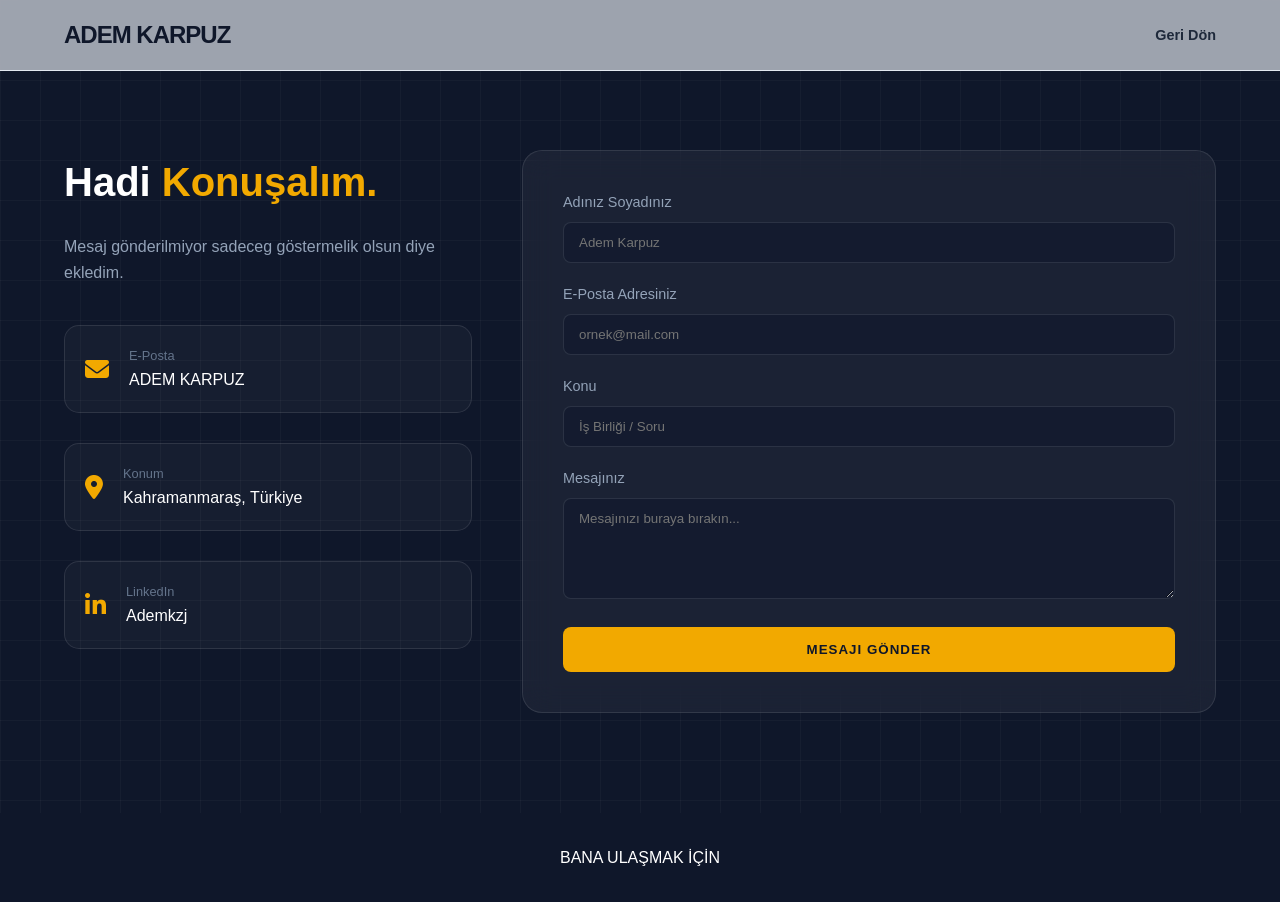
<file: iletisim.html>
<!DOCTYPE html>
<html lang="tr">
<head>
    <meta charset="UTF-8">
    <meta name="viewport" content="width=device-width, initial-scale=1.0">
    <title>İletişim | Adem Karpuz</title>
    <link href="https://unpkg.com/aos@2.3.1/dist/aos.css" rel="stylesheet">
    <link rel="stylesheet" href="https://cdnjs.cloudflare.com/ajax/libs/font-awesome/6.4.0/css/all.min.css">
    <link rel="stylesheet" href="style.css">
    <style>
        body { background: #0f172a; color: white; }
        
        .contact-container {
            padding: 150px 0 100px;
            display: flex;
            flex-wrap: wrap;
            gap: 50px;
            justify-content: center;
        }

        /* İletişim Bilgileri Kutusu */
        .contact-info {
            flex: 1;
            min-width: 300px;
            max-width: 450px;
        }

        .info-item {
            display: flex;
            align-items: center;
            gap: 20px;
            margin-bottom: 30px;
            background: rgba(255, 255, 255, 0.03);
            padding: 20px;
            border-radius: 15px;
            border: 1px solid rgba(255, 255, 255, 0.1);
            transition: 0.3s;
        }

        .info-item:hover {
            background: rgba(255, 255, 255, 0.08);
            transform: translateX(10px);
        }

        .info-item i {
            font-size: 1.5rem;
            color: var(--accent);
        }

        /* Modern İletişim Formu */
        .contact-form {
            flex: 1.5;
            min-width: 350px;
            background: rgba(255, 255, 255, 0.05);
            backdrop-filter: blur(15px);
            padding: 40px;
            border-radius: 20px;
            border: 1px solid rgba(255, 255, 255, 0.1);
        }

        .form-group { margin-bottom: 20px; }

        .form-group label {
            display: block;
            margin-bottom: 8px;
            font-size: 0.9rem;
            color: #94a3b8;
        }

        .form-group input, .form-group textarea {
            width: 100%;
            padding: 12px 15px;
            background: rgba(15, 23, 42, 0.5);
            border: 1px solid rgba(255, 255, 255, 0.1);
            border-radius: 8px;
            color: white;
            outline: none;
            transition: 0.3s;
        }

        .form-group input:focus, .form-group textarea:focus {
            border-color: var(--accent);
            box-shadow: 0 0 15px rgba(242, 169, 0, 0.2);
        }

        .submit-btn {
            width: 100%;
            padding: 15px;
            background: var(--accent);
            color: var(--primary);
            border: none;
            border-radius: 8px;
            font-weight: 800;
            cursor: pointer;
            transition: 0.3s;
            text-transform: uppercase;
            letter-spacing: 1px;
        }

        .submit-btn:hover {
            transform: translateY(-3px);
            box-shadow: 0 10px 20px rgba(0,0,0,0.3);
            filter: brightness(1.1);
        }

        /* Arka Plan Grid Etkisi (CV sayfasıyla uyumlu) */
        .bg-grid {
            position: fixed;
            top: 0; left: 0; width: 100%; height: 100%;
            background-image: linear-gradient(rgba(255,255,255,0.03) 1px, transparent 1px),
                              linear-gradient(90deg, rgba(255,255,255,0.03) 1px, transparent 1px);
            background-size: 40px 40px;
            z-index: -1;
        }
    </style>
</head>
<body>

    <div class="bg-grid"></div>

    <nav style="background: rgba(166, 171, 182, 0.95);">
        <div class="container">
            <a href="index.html" class="logo">ADEM KARPUZ<span></span></a>
            <ul class="nav-links">
                <li><a href="index.html">Geri Dön</a></li>
            </ul>
        </div>
    </nav>

    <div class="container contact-container">
        
        <div class="contact-info" data-aos="fade-right">
            <h1 style="font-size: 2.5rem; margin-bottom: 20px;">Hadi <span style="color:var(--accent)">Konuşalım.</span></h1>
            <p style="color: #94a3b8; margin-bottom: 40px;">Mesaj gönderilmiyor sadeceg göstermelik olsun diye ekledim.</p>
            
            <div class="info-item">
                <i class="fas fa-envelope"></i>
                <div>
                    <p style="font-size: 0.8rem; color: #64748b;">E-Posta</p>
                    <p>ADEM KARPUZ</p>
                </div>
            </div>

            <div class="info-item">
                <i class="fas fa-map-marker-alt"></i>
                <div>
                    <p style="font-size: 0.8rem; color: #64748b;">Konum</p>
                    <p>Kahramanmaraş, Türkiye</p>
                </div>
            </div>

            <div class="info-item">
                <i class="fab fa-linkedin-in"></i>
                <div>
                    <p style="font-size: 0.8rem; color: #64748b;">LinkedIn</p>
                    <p>Ademkzj</p>
                </div>
            </div>
        </div>

        <div class="contact-form" data-aos="fade-left">
            <form id="myContactForm">
                <div class="form-group">
                    <label>Adınız Soyadınız</label>
                    <input type="text" placeholder="Adem Karpuz" required>
                </div>
                <div class="form-group">
                    <label>E-Posta Adresiniz</label>
                    <input type="email" placeholder="ornek@mail.com" required>
                </div>
                <div class="form-group">
                    <label>Konu</label>
                    <input type="text" placeholder="İş Birliği / Soru" required>
                </div>
                <div class="form-group">
                    <label>Mesajınız</label>
                    <textarea rows="5" placeholder="Mesajınızı buraya bırakın..." required></textarea>
                </div>
                <button type="submit" class="submit-btn">Mesajı Gönder</button>
            </form>
        </div>

    </div>

    <footer>
        <div class="container">
            <p>BANA ULAŞMAK İÇİN</p>
        </div>
    </footer>

    <script src="https://unpkg.com/aos@2.3.1/dist/aos.js"></script>
    <script>
        AOS.init({ duration: 1000, once: true });

        // Form Gönderildiğinde Küçük Bir Geri Bildirim
        document.getElementById('myContactForm').addEventListener('submit', function(e) {
            e.preventDefault();
            alert('Mesajınız başarıyla gönderildi # TEST İÇİN YAPILMIŞTIR GÖNDERİLME YOK #');
            this.reset();
        });
    </script>
</body>
</html>
</file>
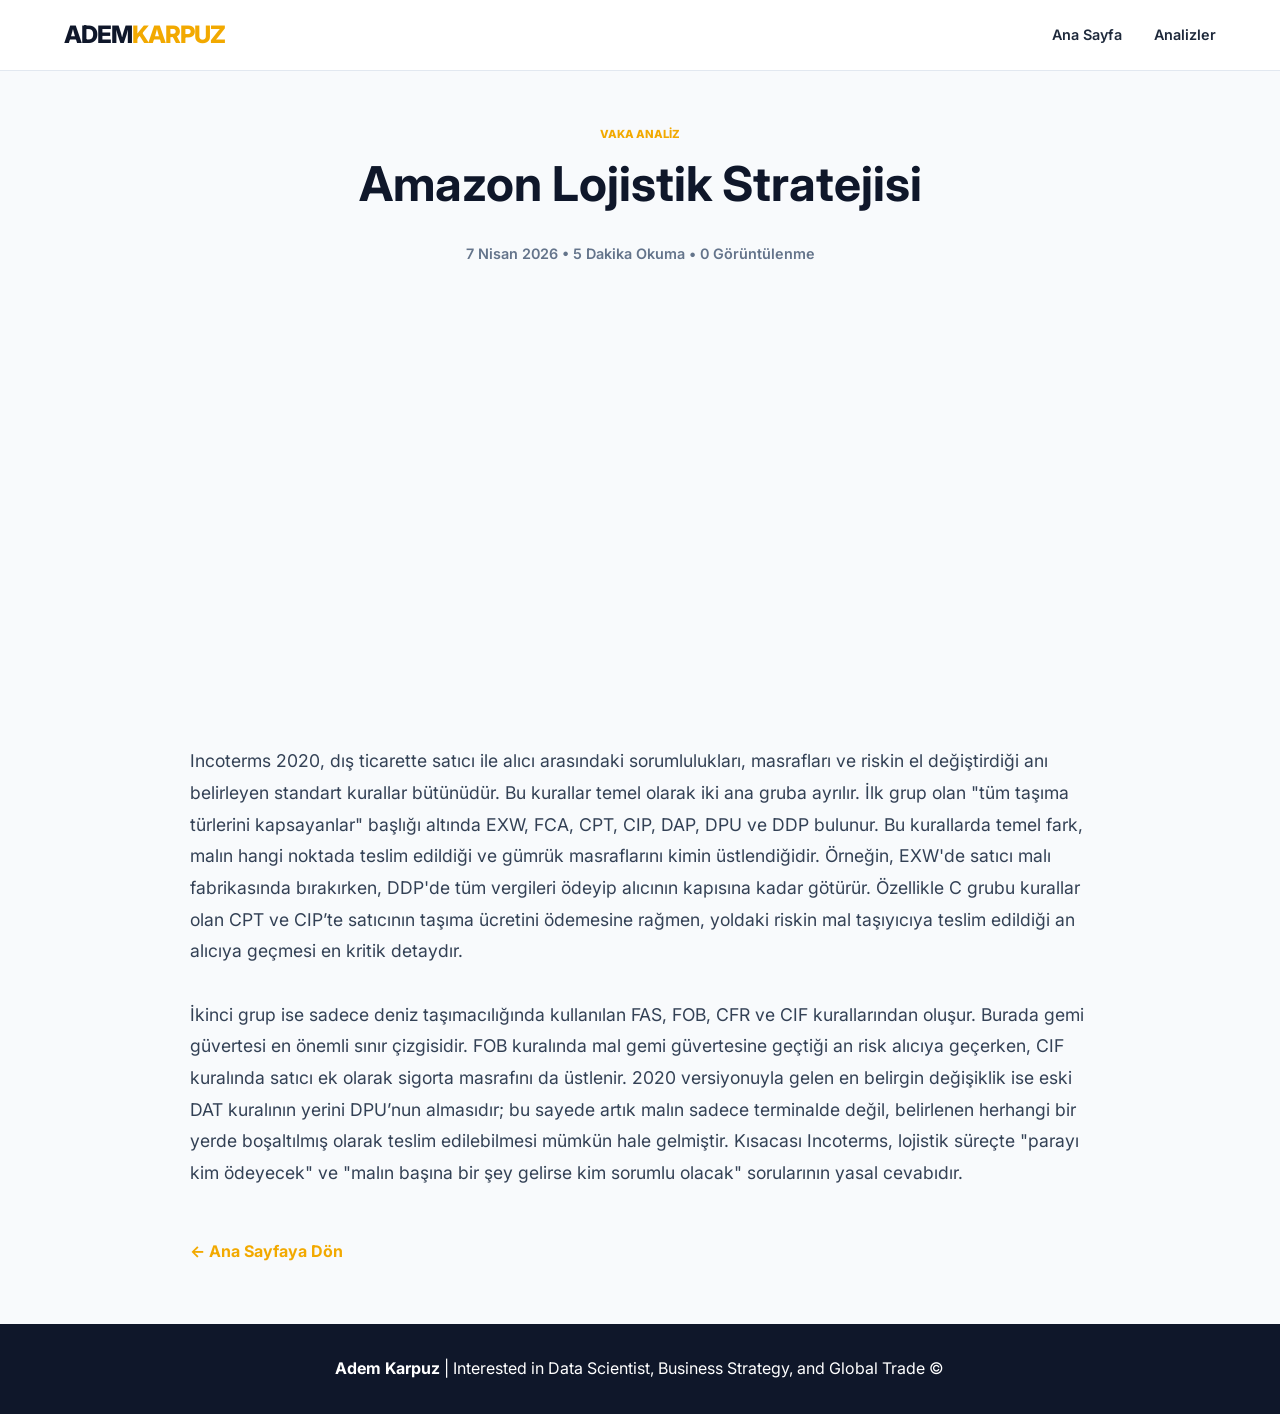
<file: incoterms_2020.html>
<!DOCTYPE html>
<html lang="tr">
<head>
    <meta charset="UTF-8">
    <meta name="viewport" content="width=device-width, initial-scale=1.0">
    <title>INCOTERMS 2020 ÖZET | ADEMKARPUZ</title>
    <link href="https://fonts.googleapis.com/css2?family=Inter:wght@300;400;600;800&display=swap" rel="stylesheet">
    <link rel="stylesheet" href="style.css"> <style>
        .post-content-area { padding: 120px 0 60px; max-width: 900px; margin: 0 auto; }
        .post-header { margin-bottom: 40px; text-align: center; }
        .post-header h1 { font-size: 3rem; color: var(--primary); margin-bottom: 20px; }
        .meta-info { color: var(--text-muted); font-weight: 600; font-size: 0.9rem; }
        .main-article { font-size: 1.1rem; line-height: 1.8; color: #334155; }
        .main-article h2 { margin: 40px 0 20px; color: var(--primary); }
        .back-btn { display: inline-block; margin-top: 50px; text-decoration: none; color: var(--accent); font-weight: 700; }
        .featured-image { width: 100%; height: 400px; border-radius: 15px; background-size: cover; background-position: center; margin-bottom: 40px; }
    </style>
</head>
<body>

    <nav>
        <div class="container">
            <a href="index.html" class="logo">ADEM<span>KARPUZ</span></a>
            <ul class="nav-links">
                <li><a href="index.html">Ana Sayfa</a></li>
                <li><a href="index.html#blog">Analizler</a></li>
            </ul>
        </div>
    </nav>

    <article class="container post-content-area">
        <div class="post-header">
            <span class="tag">Vaka Analiz</span>
            <h1>Amazon Lojistik Stratejisi</h1>
            <div class="meta-info">
                 7 Nisan 2026 • 5 Dakika Okuma • <i class="fas fa-eye"></i> <span id="view-count">0</span> Görüntülenme
            </div>
        </div>

        <div class="featured-image" style="background-image: url('https://images.unsplash.com/photo-1578575437130-527eed3abbec?auto=format&fit=crop&w=500&q=80');"></div>

        <div class="main-article">
            <p>
                Incoterms 2020, dış ticarette satıcı ile alıcı arasındaki sorumlulukları, masrafları ve riskin el değiştirdiği anı belirleyen standart kurallar bütünüdür. Bu kurallar temel olarak iki ana gruba ayrılır. İlk grup olan "tüm taşıma türlerini kapsayanlar" başlığı altında EXW, FCA, CPT, CIP, DAP, DPU ve DDP bulunur. Bu kurallarda temel fark, malın hangi noktada teslim edildiği ve gümrük masraflarını kimin üstlendiğidir. Örneğin, EXW'de satıcı malı fabrikasında bırakırken, DDP'de tüm vergileri ödeyip alıcının kapısına kadar götürür. Özellikle C grubu kurallar olan CPT ve CIP’te satıcının taşıma ücretini ödemesine rağmen, yoldaki riskin mal taşıyıcıya teslim edildiği an alıcıya geçmesi en kritik detaydır.
            </p>
            <br>
            <p>
                İkinci grup ise sadece deniz taşımacılığında kullanılan FAS, FOB, CFR ve CIF kurallarından oluşur. Burada gemi güvertesi en önemli sınır çizgisidir. FOB kuralında mal gemi güvertesine geçtiği an risk alıcıya geçerken, CIF kuralında satıcı ek olarak sigorta masrafını da üstlenir. 2020 versiyonuyla gelen en belirgin değişiklik ise eski DAT kuralının yerini DPU’nun almasıdır; bu sayede artık malın sadece terminalde değil, belirlenen herhangi bir yerde boşaltılmış olarak teslim edilebilmesi mümkün hale gelmiştir. Kısacası Incoterms, lojistik süreçte "parayı kim ödeyecek" ve "malın başına bir şey gelirse kim sorumlu olacak" sorularının yasal cevabıdır.
            </p>
        </div>

        <a href="index.html" class="back-btn">← Ana Sayfaya Dön</a>
    </article>

    <footer>
        <div class="container">
            <p><strong>Adem Karpuz</strong> | Interested in Data Scientist, Business Strategy, and Global Trade &copy; </p>
        </div>
    </footer>

</body>
</html>
</file>
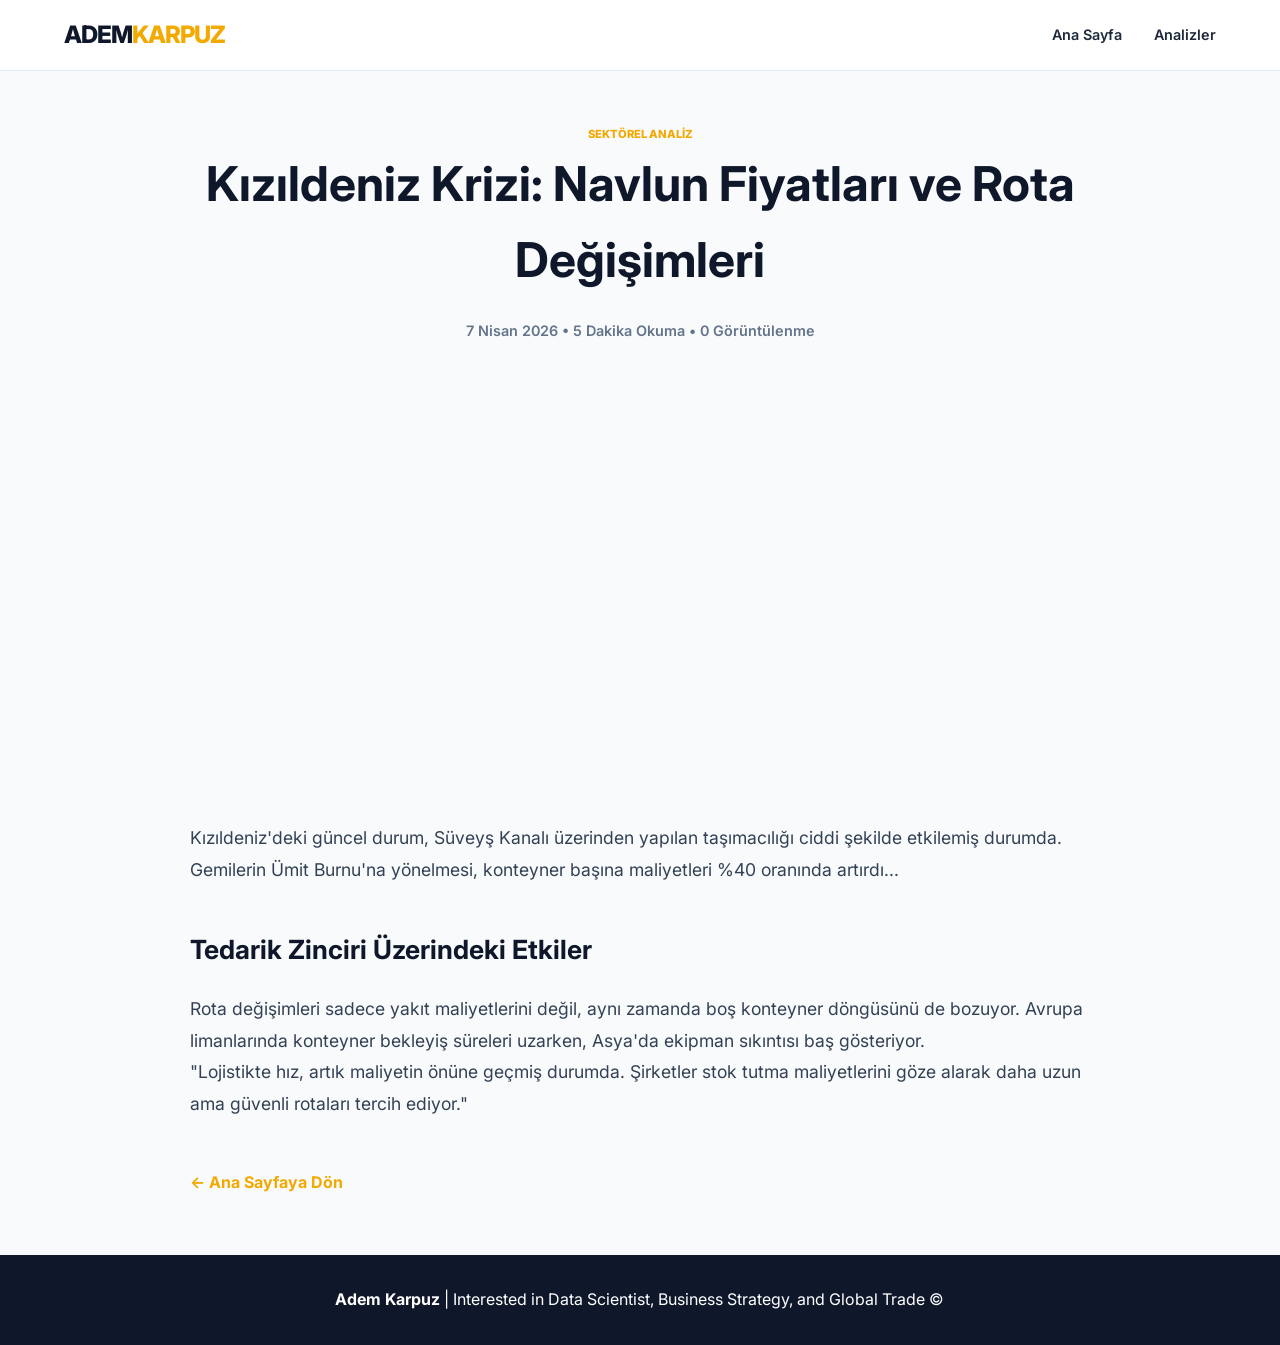
<file: kizildeniz_krizi.html>
<!DOCTYPE html>
<html lang="tr">
<head>
    <meta charset="UTF-8">
    <meta name="viewport" content="width=device-width, initial-scale=1.0">
    <title>Kızıldeniz Krizi Analizi | ADEMKARPUZ</title>
    <link href="https://fonts.googleapis.com/css2?family=Inter:wght@300;400;600;800&display=swap" rel="stylesheet">
    <link rel="stylesheet" href="style.css"> <style>
        .post-content-area { padding: 120px 0 60px; max-width: 900px; margin: 0 auto; }
        .post-header { margin-bottom: 40px; text-align: center; }
        .post-header h1 { font-size: 3rem; color: var(--primary); margin-bottom: 20px; }
        .meta-info { color: var(--text-muted); font-weight: 600; font-size: 0.9rem; }
        .main-article { font-size: 1.1rem; line-height: 1.8; color: #334155; }
        .main-article h2 { margin: 40px 0 20px; color: var(--primary); }
        .back-btn { display: inline-block; margin-top: 50px; text-decoration: none; color: var(--accent); font-weight: 700; }
        .featured-image { width: 100%; height: 400px; border-radius: 15px; background-size: cover; background-position: center; margin-bottom: 40px; }
    </style>
</head>
<body>

    <nav>
        <div class="container">
            <a href="index.html" class="logo">ADEM<span>KARPUZ</span></a>
            <ul class="nav-links">
                <li><a href="index.html">Ana Sayfa</a></li>
                <li><a href="index.html#blog">Analizler</a></li>
            </ul>
        </div>
    </nav>

    <article class="container post-content-area">
        <div class="post-header">
            <span class="tag">Sektörel Analiz</span>
            <h1>Kızıldeniz Krizi: Navlun Fiyatları ve Rota Değişimleri</h1>
            <div class="meta-info">
                 7 Nisan 2026 • 5 Dakika Okuma • <i class="fas fa-eye"></i> <span id="view-count">0</span> Görüntülenme
            </div>
        </div>

        <div class="featured-image" style="background-image: url('https://images.unsplash.com/photo-1586528116311-ad8dd3c8310d?auto=format&fit=crop&w=1200&q=80');"></div>

        <div class="main-article">
            <p>Kızıldeniz'deki güncel durum, Süveyş Kanalı üzerinden yapılan taşımacılığı ciddi şekilde etkilemiş durumda. Gemilerin Ümit Burnu'na yönelmesi, konteyner başına maliyetleri %40 oranında artırdı...</p>
            
            <h2>Tedarik Zinciri Üzerindeki Etkiler</h2>
            <p>Rota değişimleri sadece yakıt maliyetlerini değil, aynı zamanda boş konteyner döngüsünü de bozuyor. Avrupa limanlarında konteyner bekleyiş süreleri uzarken, Asya'da ekipman sıkıntısı baş gösteriyor.</p>
            
            <blockquote>
                "Lojistikte hız, artık maliyetin önüne geçmiş durumda. Şirketler stok tutma maliyetlerini göze alarak daha uzun ama güvenli rotaları tercih ediyor."
            </blockquote>
        </div>

        <a href="index.html" class="back-btn">← Ana Sayfaya Dön</a>
    </article>

    <footer>
        <div class="container">
            <p><strong>Adem Karpuz</strong> | Interested in Data Scientist, Business Strategy, and Global Trade &copy; </p>
        </div>
    </footer>

</body>
</html>
</file>
<file: style.css>
:root {
    --primary: #0f172a;
    --accent: #f2a900;
    --bg-light: #f8fafc;
    --text-dark: #1e293b;
    --text-muted: #64748b;
}

* {
    margin: 0;
    padding: 0;
    box-sizing: border-box;
    font-family: 'Inter', sans-serif;
}

body {
    background-color: var(--bg-light);
    color: var(--text-dark);
    line-height: 1.6;
}

.container {
    width: 90%;
    max-width: 1300px; /* Bir tık daraltarak daha toplu görünmesini sağladık */
    margin: 0 auto;
}

/* Navigasyon */
nav {
    background: rgba(255, 255, 255, 0.95);
    backdrop-filter: blur(10px);
    padding: 1rem 0;
    position: fixed;
    width: 100%;
    top: 0;
    z-index: 1000;
    border-bottom: 1px solid #e2e8f0;
}

nav .container {
    display: flex;
    justify-content: space-between;
    align-items: center;
}

.logo {
    font-size: 1.5rem;
    font-weight: 800;
    color: var(--primary);
    text-decoration: none;
    letter-spacing: -1px;
}

.logo span { color: var(--accent); }

.nav-links { display: flex; list-style: none; gap: 2rem; }

.nav-links a {
    text-decoration: none;
    color: var(--text-dark);
    font-weight: 600;
    font-size: 0.9rem;
}

/* Hero Section */
.hero {
    height: 100vh;
    background: radial-gradient(circle at center, #1e3a8a 0%, #0f172a 100%);
    display: flex;
    flex-direction: column;
    justify-content: center;
    align-items: center;
    position: relative;
    color: white;
    text-align: center;
}

.hero::before {
    content: '';
    position: absolute;
    top: 0; left: 0; width: 100%; height: 100%;
    background-image: linear-gradient(rgba(255,255,255,0.05) 1px, transparent 1px),
                      linear-gradient(90deg, rgba(255,255,255,0.05) 1px, transparent 1px);
    background-size: 50px 50px;
}

.hero-content { position: relative; z-index: 10; padding: 0 20px; }

.welcome-tag { color: var(--accent); font-weight: 600; letter-spacing: 3px; margin-bottom: 10px; }

.hero h1 { font-size: 4rem; font-weight: 800; margin-bottom: 15px; }

.cta-btn {
    padding: 1rem 2.5rem;
    border: 2px solid var(--accent);
    color: white;
    text-decoration: none;
    border-radius: 50px;
    font-weight: 700;
    margin-top: 20px;
    display: inline-block;
}

/* Blog Listesi */
.category-filter { padding: 5rem 0 2rem; text-align: center; }

.filter-buttons { display: flex; justify-content: center; gap: 10px; flex-wrap: wrap; margin-top: 20px; }

.filter-btn {
    padding: 8px 20px;
    border: 1px solid #e2e8f0;
    background: white;
    border-radius: 20px;
    cursor: pointer;
    font-weight: 600;
}

.filter-btn.active { background: var(--primary); color: white; }

/* Grid Düzeni (Flexbox versiyonu) */
.post-grid {
    display: flex;
    flex-wrap: wrap;
    justify-content: center; /* Kartları merkeze çeker */
    gap: 30px;
    padding-bottom: 5rem;
}

.post-card {
    flex: 0 1 380px; /* Kartların ideal genişliği */
    background: white;
    border-radius: 12px;
    overflow: hidden;
    box-shadow: 0 10px 15px -3px rgba(0,0,0,0.1);
}

.post-img { height: 220px; background-size: cover; background-position: center; }

.post-body { padding: 25px; }

.tag { font-size: 0.7rem; font-weight: 800; color: var(--accent); text-transform: uppercase; }

.read-more {
    text-decoration: none;
    color: var(--primary);
    font-weight: 700;
    border-bottom: 2px solid var(--accent);
}

footer { background: var(--primary); color: white; padding: 2rem; text-align: center; }
</file>
